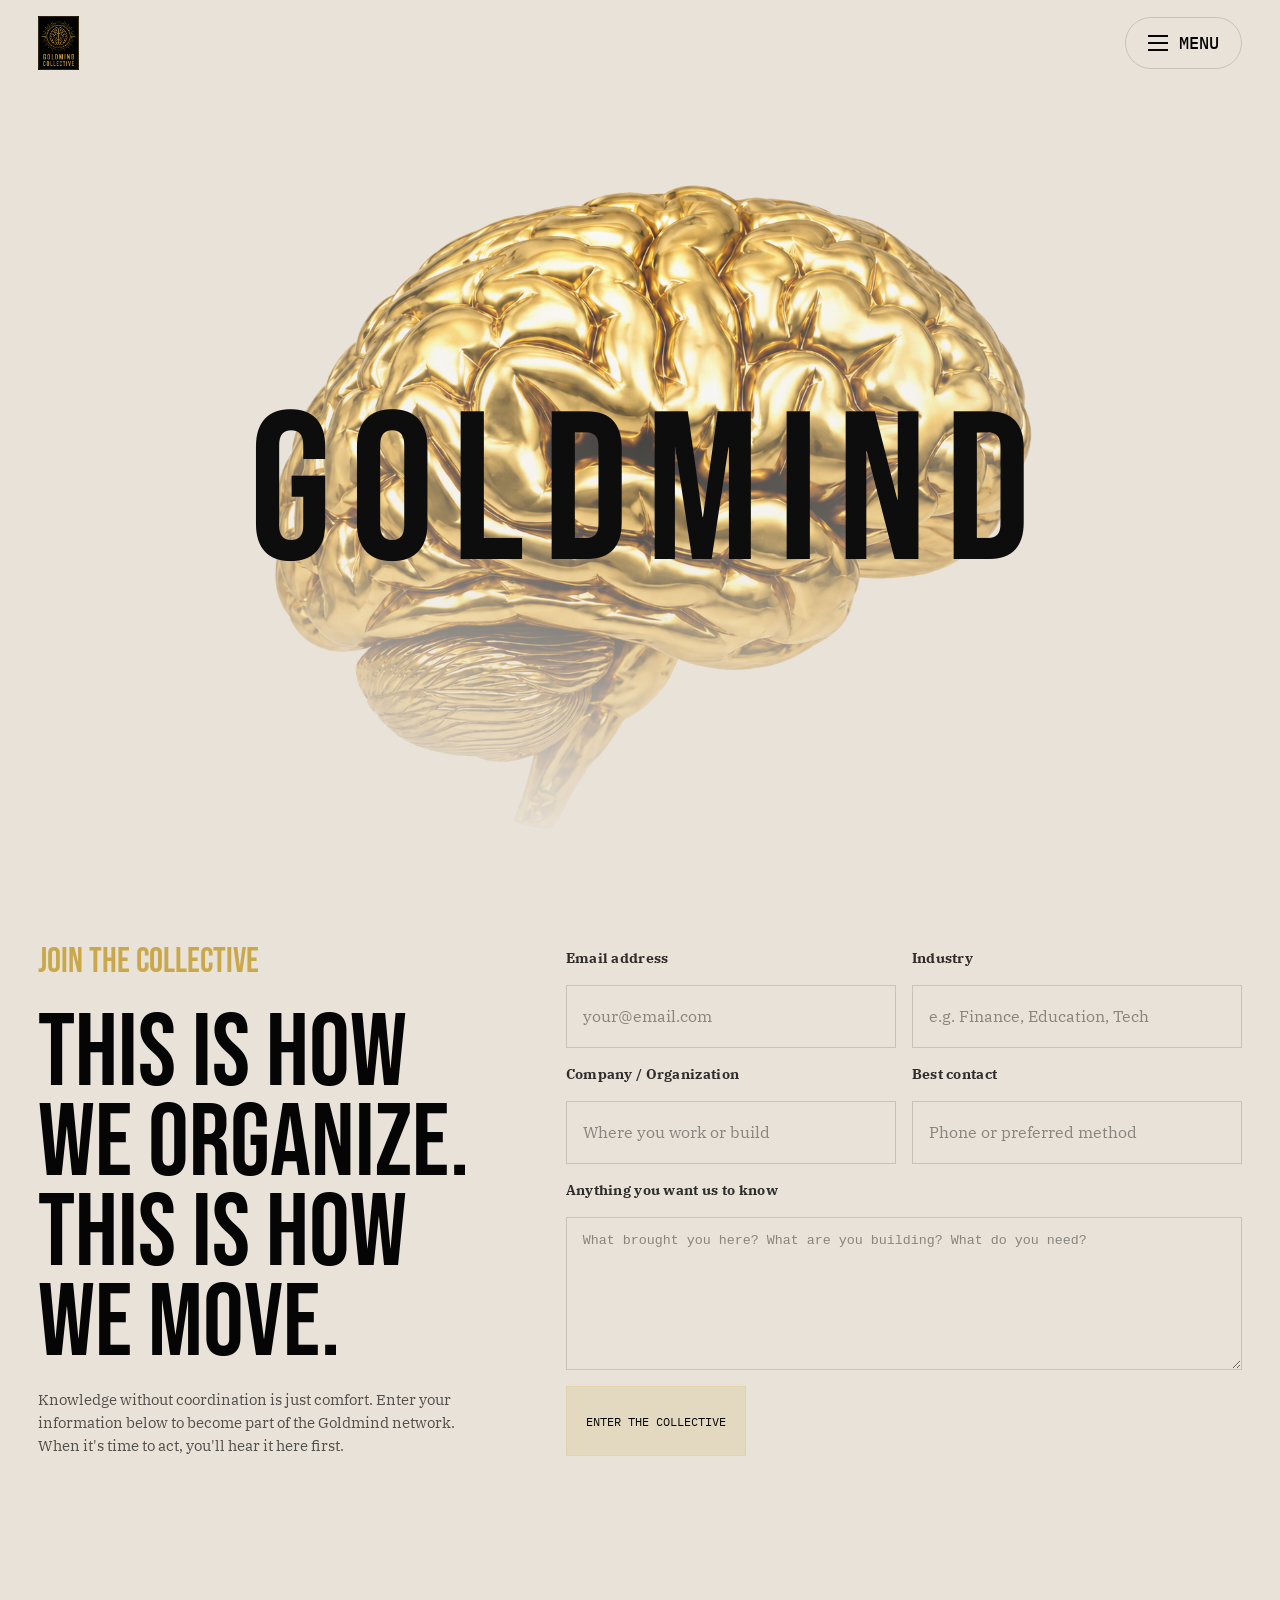
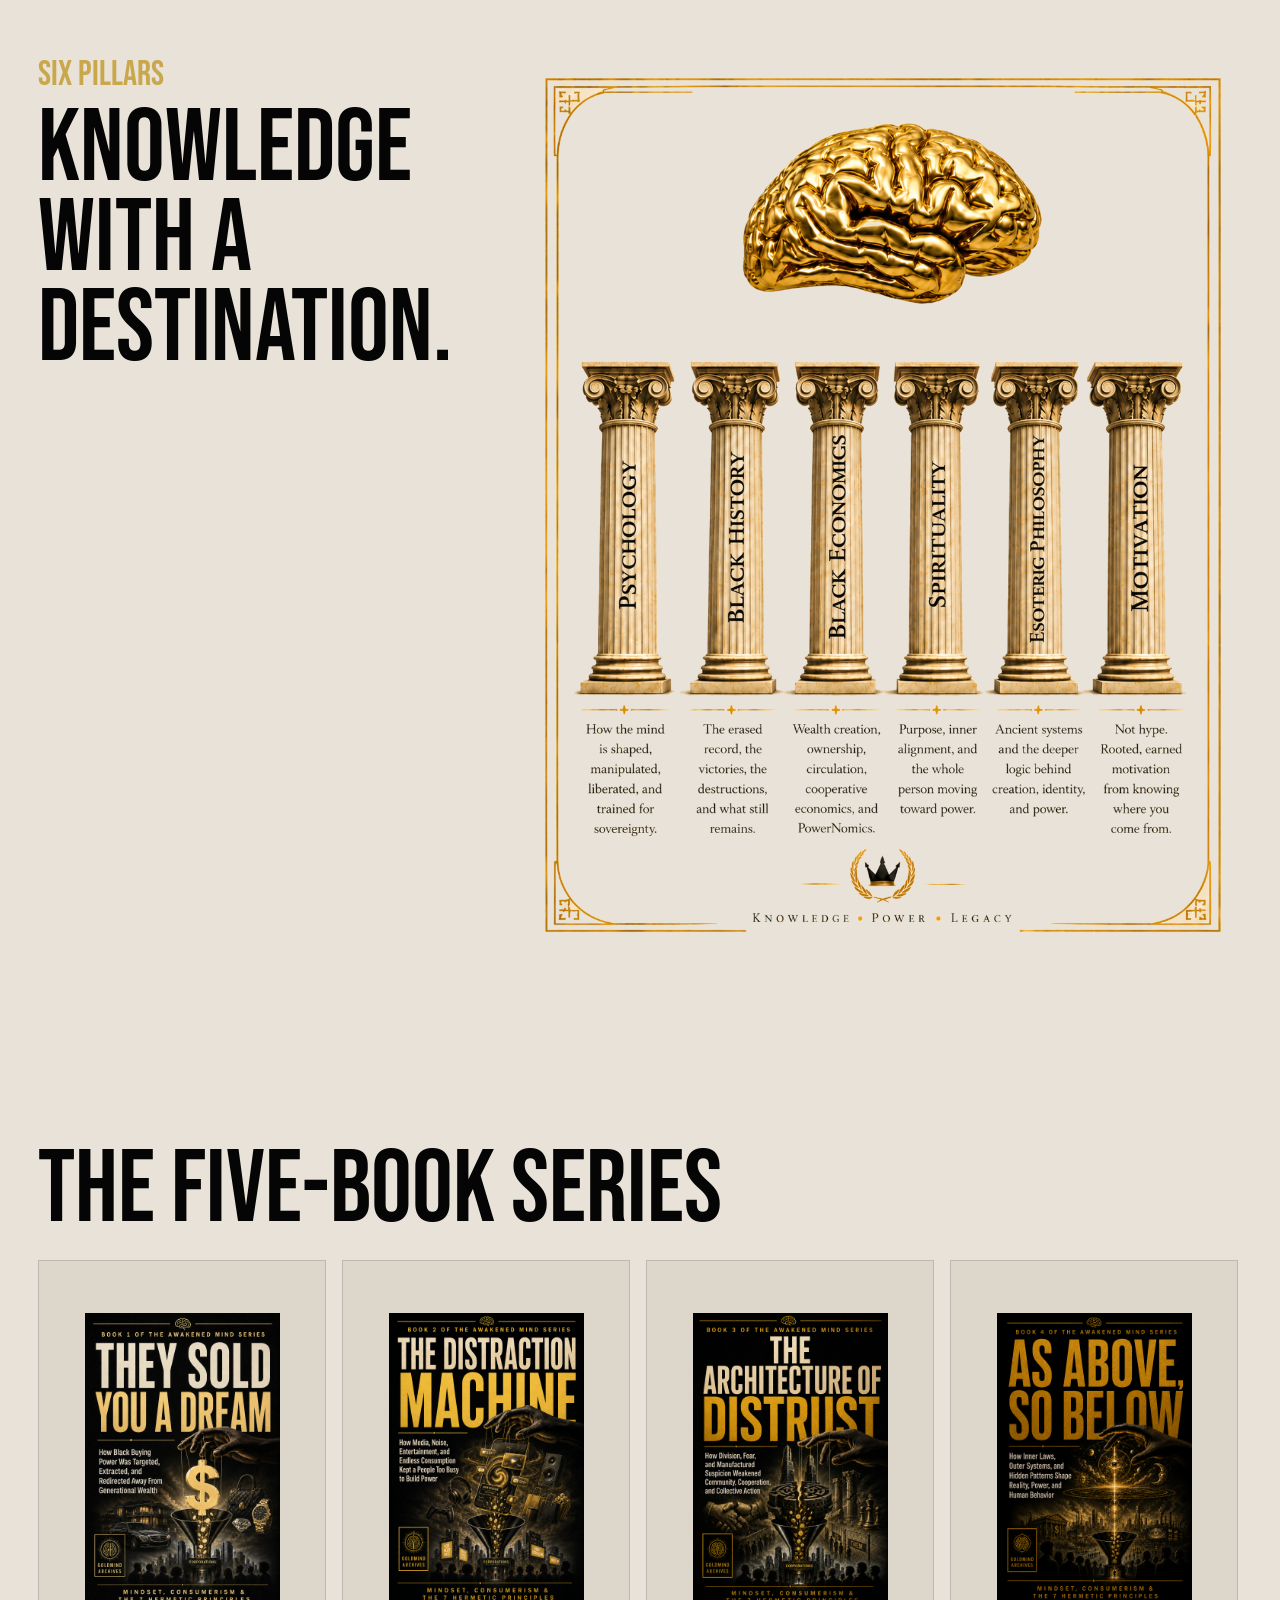
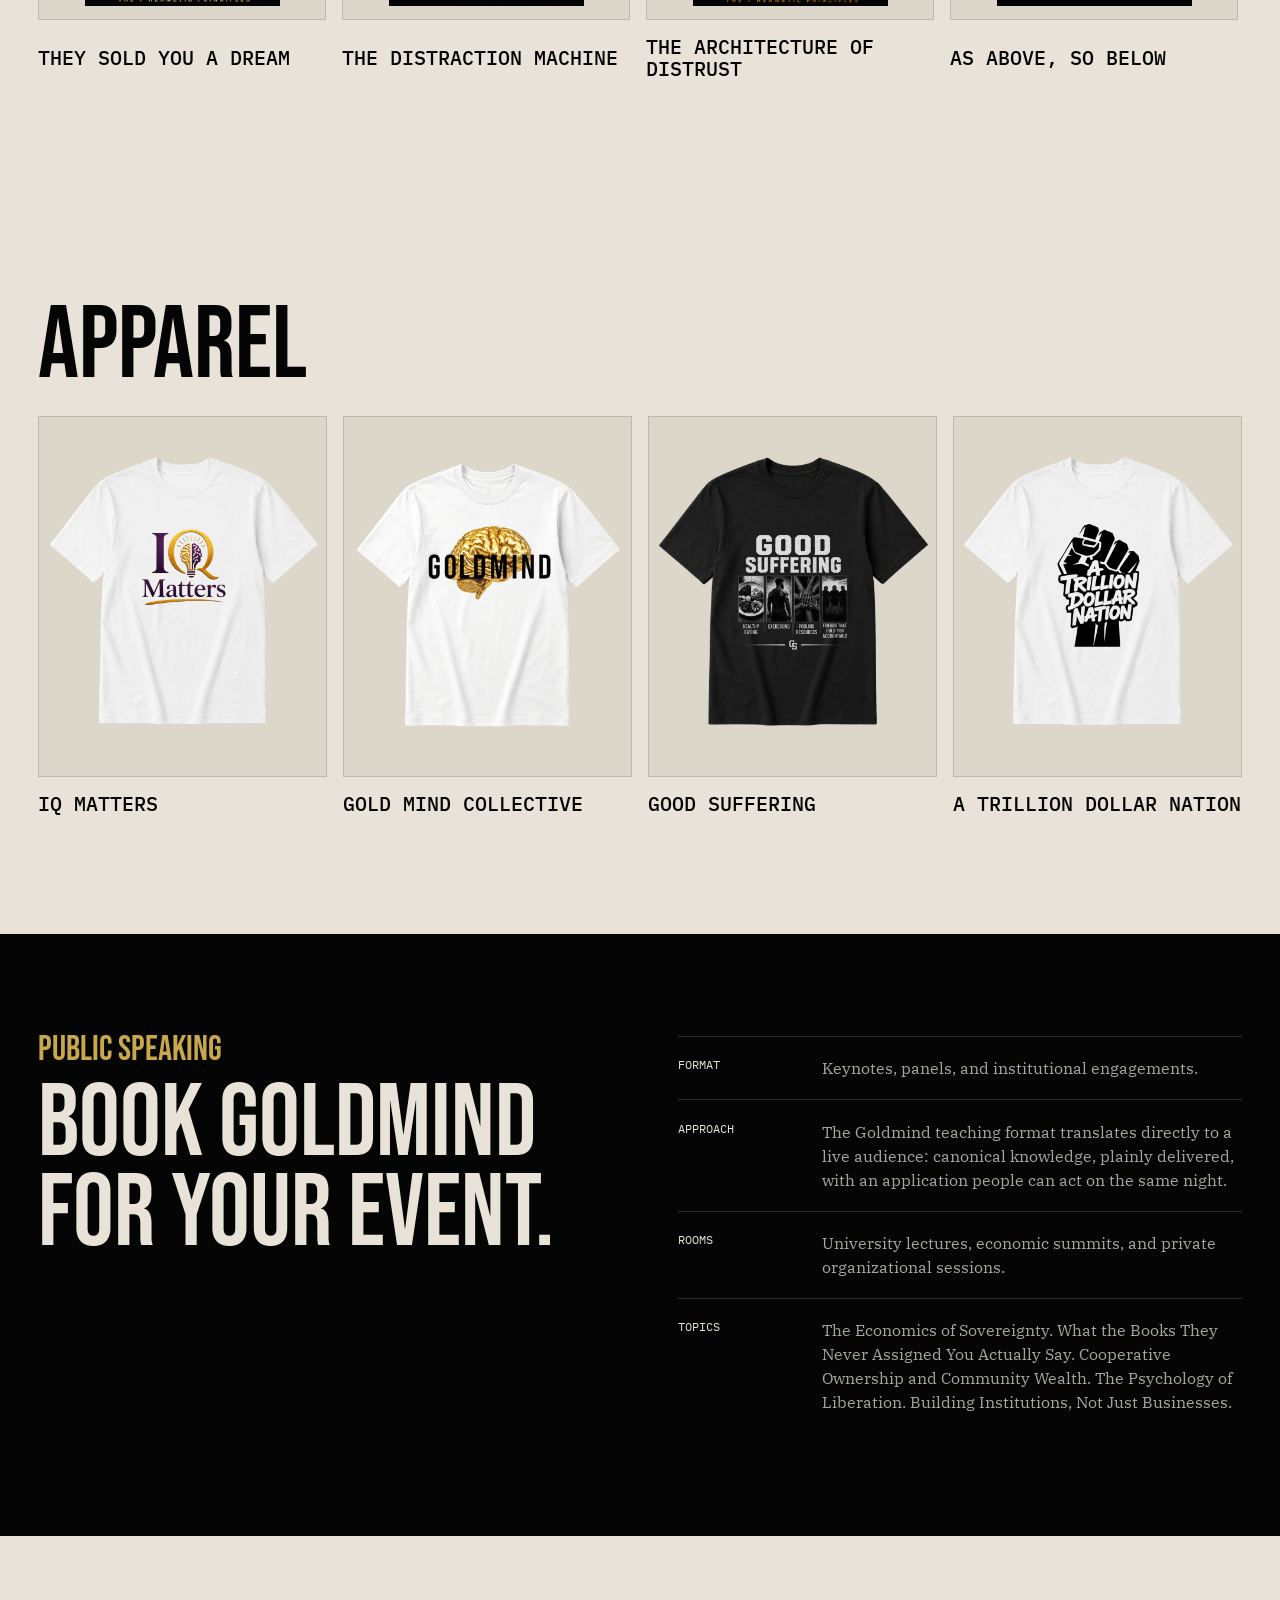
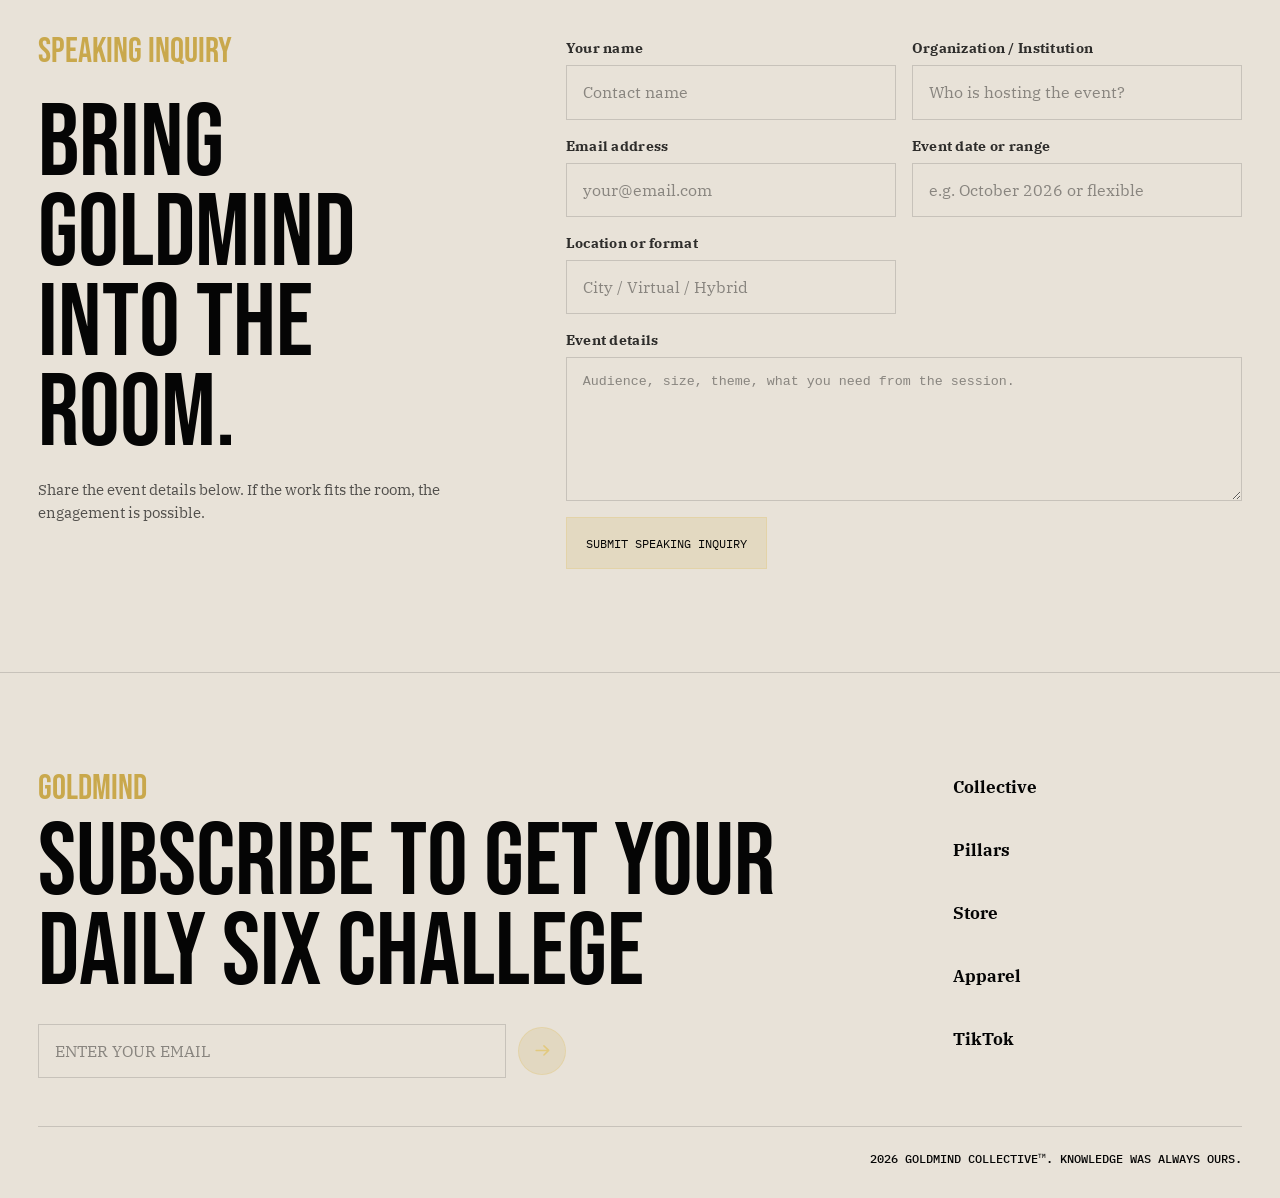
<file: index.html>
<!doctype html>
<html lang="en">
  <head>
    <meta charset="utf-8">
    <meta name="viewport" content="width=device-width, initial-scale=1">
    <title>Goldmind | Black Wealth, Wisdom, and Sovereignty</title>
    <meta
      name="description"
      content="Goldmind turns overlooked knowledge into generational power through Black history, economics, psychology, spirituality, and rooted motivation."
    >
    <link rel="preconnect" href="https://fonts.googleapis.com">
    <link rel="preconnect" href="https://fonts.gstatic.com" crossorigin>
    <link
      href="https://fonts.googleapis.com/css2?family=Bebas+Neue&family=IBM+Plex+Mono:wght@400;500&family=IBM+Plex+Serif:ital,wght@0,400;0,600;1,400&display=swap"
      rel="stylesheet"
    >
    <link rel="stylesheet" href="styles.css?v=logo-book-cover-fix">
  </head>
  <body>
    <header class="site-header" data-header>
      <a class="brand-mark" href="#top" aria-label="Goldmind home">
        <img src="assets/goldmind-collective-logo.png" alt="">
      </a>
      <div class="menu-wrap">
        <button class="menu-pill" type="button" aria-expanded="false" aria-controls="header-menu" data-menu-toggle>
          <span class="menu-icon" aria-hidden="true"></span>Menu
        </button>
        <nav class="site-nav" id="header-menu" aria-label="Primary navigation" data-menu-panel>
          <a href="#collective">Collective</a>
          <a href="#pillars">Pillars</a>
          <a href="#store">Store</a>
          <a href="#contact">Contact</a>
        </nav>
      </div>
    </header>

    <main id="top">
      <section class="hero" aria-labelledby="hero-title">
        <img class="hero-image" src="assets/goldmine-brain-cutout.png" alt="Gold metallic brain">
        <div class="hero-shade" aria-hidden="true"></div>
        <div class="hero-content">
          <h1 id="hero-title" aria-label="GoldMind">
            <span>G</span>
            <span>o</span>
            <span>l</span>
            <span>d</span>
            <span>M</span>
            <span>i</span>
            <span>n</span>
            <span>d</span>
          </h1>
        </div>
      </section>

      <section class="section form-section collective-section" id="collective" aria-labelledby="collective-title">
        <div class="form-copy">
          <p class="eyebrow">Join the Collective</p>
          <h2 id="collective-title">This is how we organize. This is how we move.</h2>
          <p>
            Knowledge without coordination is just comfort. Enter your information below to become part of the Goldmind network.
            When it's time to act, you'll hear it here first.
          </p>
        </div>
        <form class="site-form" action="mailto:connect@goldmindcollective.com?subject=Join%20the%20Collective" method="post" enctype="text/plain" aria-label="Join the Collective form">
          <div class="field-wrap">
            <label for="collective-email">Email address</label>
            <input id="collective-email" name="email" type="email" placeholder="your@email.com" required>
          </div>
          <div class="field-wrap">
            <label for="collective-industry">Industry</label>
            <input id="collective-industry" name="industry" type="text" placeholder="e.g. Finance, Education, Tech">
          </div>
          <div class="field-wrap">
            <label for="collective-company">Company / Organization</label>
            <input id="collective-company" name="company" type="text" placeholder="Where you work or build">
          </div>
          <div class="field-wrap">
            <label for="collective-contact">Best contact</label>
            <input id="collective-contact" name="contact" type="text" placeholder="Phone or preferred method">
          </div>
          <div class="field-wrap field-full">
            <label for="collective-message">Anything you want us to know</label>
            <textarea id="collective-message" name="message" placeholder="What brought you here? What are you building? What do you need?"></textarea>
          </div>
          <button class="form-submit" type="submit">Enter the Collective</button>
        </form>
      </section>

      <section class="section split-section" id="pillars" aria-labelledby="pillars-title">
        <div>
          <p class="eyebrow">Six pillars</p>
          <h2 id="pillars-title">Knowledge with a destination.</h2>
        </div>
        <div class="pillars-image-wrap">
          <img src="assets/goldmind-six-pillars-jun13-1208-transparent.png" alt="Goldmind six pillars: Psychology, Black History, Black Economics, Spirituality, Esoteric Philosophy, and Motivation">
        </div>
      </section>

      <section class="section store-section" id="store" aria-labelledby="store-title">
        <div class="section-head">
          <h2 id="store-title">The Five-Book Series</h2>
        </div>
        <div class="store-grid">
          <a class="book-card" href="they-sold-you-a-dream.html">
            <div class="book-cover-frame">
              <img class="book-cover" src="assets/book-1-they-sold-you-a-dream.png" alt="They Sold You a Dream book cover">
            </div>
            <p class="card-label">Book One / Dr. Claud Anderson</p>
            <h3>They Sold You a Dream</h3>
            <p>The economic architecture of our condition, and the only blueprint that takes the full history into account. Anderson does not theorize. He counts, measures, and prescribes. "Competitive group power is the currency of the modern world."</p>
          </a>
          <a class="book-card" href="the-distraction-machine.html">
            <div class="book-cover-frame">
              <img class="book-cover" src="assets/book-2-the-distraction-machine.png" alt="The Distraction Machine book cover">
            </div>
            <p class="card-label">Book Two / Dr. Claud Anderson</p>
            <h3>The Distraction Machine</h3>
            <p>History as economic instruction. This is a forensic account of how wealth was extracted, redirected, and legislated away. "The gap is not a mystery. It is the outcome of policy."</p>
          </a>
          <a class="book-card" href="the-architecture-of-distrust.html">
            <div class="book-cover-frame">
              <img class="book-cover" src="assets/book-3-architecture-of-distrust.png" alt="The Architecture of Distrust book cover">
            </div>
            <p class="card-label">Book Three / Dr. Frances Cress Welsing</p>
            <h3>The Architecture of Distrust</h3>
            <p>Psychology and power. Welsing maps the architecture of domination from the inside: symbols, conditioning, and self-defeating behaviors built by design. "Understand the system and you stop blaming yourself for its results."</p>
          </a>
          <a class="book-card" href="as-above-so-below.html">
            <div class="book-cover-frame">
              <img class="book-cover" src="assets/book-4-as-above-so-below.png" alt="As Above, So Below book cover">
            </div>
            <p class="card-label">Book Four / John Hope Franklin</p>
            <h3>As Above, So Below</h3>
            <p>The long record. Franklin traces the full arc so there are no shortcuts in your understanding and no surprises in your present. "You cannot locate yourself on a map you were never shown."</p>
          </a>
          <a class="book-card" href="mind-first-money-second.html">
            <div class="book-cover-frame">
              <img class="book-cover" src="assets/book-5-mind-first-money-second.png" alt="Mind First, Money Second book cover">
            </div>
            <p class="card-label">Book Five / Carter G. Woodson</p>
            <h3>Mind First, Money Second</h3>
            <p>Written in 1933. Still precise. Woodson diagnosed education designed by the oppressor to produce minds that serve the oppressor. "If you control a man's thinking, you do not have to worry about his actions."</p>
          </a>
        </div>
      </section>

      <section class="section apparel-section" id="apparel" aria-labelledby="apparel-title">
        <div class="section-head">
          <h2 id="apparel-title">Apparel</h2>
        </div>
        <div class="store-grid">
          <a class="book-card apparel-card" href="iq-matters-shirt.html">
            <div class="apparel-placeholder-frame apparel-image-frame">
              <img src="assets/apparel-iq-matters-shirt-final.png" alt="White IQ Matters Goldmind t-shirt">
            </div>
            <h3>IQ Matters</h3>
          </a>
          <a class="book-card apparel-card" href="goldmind-collective-shirt.html">
            <div class="apparel-placeholder-frame apparel-image-frame">
              <img src="assets/apparel-goldmind-shirt-final.png" alt="White Goldmind brain t-shirt">
            </div>
            <h3>Gold Mind Collective</h3>
          </a>
          <a class="book-card apparel-card" href="good-suffering-shirt.html">
            <div class="apparel-placeholder-frame apparel-image-frame">
              <img src="assets/apparel-good-suffering-shirt-final.png" alt="Black Good Suffering t-shirt">
            </div>
            <h3>Good Suffering</h3>
          </a>
          <a class="book-card apparel-card" href="trillion-dollar-nation-shirt.html">
            <div class="apparel-placeholder-frame apparel-image-frame">
              <img src="assets/apparel-trillion-dollar-nation-shirt.png" alt="White A Trillion Dollar Nation t-shirt">
            </div>
            <h3>A Trillion Dollar Nation</h3>
          </a>
        </div>
      </section>

      <section class="section proof-section" aria-labelledby="proof-title">
        <div class="proof-copy">
          <p class="eyebrow">Public Speaking</p>
          <h2 id="proof-title">Book Goldmind for Your Event.</h2>
        </div>
        <ol class="steps">
          <li><span>Format</span>Keynotes, panels, and institutional engagements.</li>
          <li><span>Approach</span>The Goldmind teaching format translates directly to a live audience: canonical knowledge, plainly delivered, with an application people can act on the same night.</li>
          <li><span>Rooms</span>University lectures, economic summits, and private organizational sessions.</li>
          <li><span>Topics</span>The Economics of Sovereignty. What the Books They Never Assigned You Actually Say. Cooperative Ownership and Community Wealth. The Psychology of Liberation. Building Institutions, Not Just Businesses.</li>
        </ol>
      </section>

      <section class="section form-section speaking-inquiry-section" id="speaking-inquiry" aria-labelledby="speaking-inquiry-title">
        <div class="form-copy">
          <p class="eyebrow">Speaking Inquiry</p>
          <h2 id="speaking-inquiry-title">Bring Goldmind into the room.</h2>
          <p>
            Share the event details below. If the work fits the room, the engagement is possible.
          </p>
        </div>
        <form class="site-form" aria-label="Public Speaking inquiry form">
          <div class="field-wrap">
            <label for="speaking-name">Your name</label>
            <input id="speaking-name" name="name" type="text" placeholder="Contact name" required>
          </div>
          <div class="field-wrap">
            <label for="speaking-organization">Organization / Institution</label>
            <input id="speaking-organization" name="organization" type="text" placeholder="Who is hosting the event?">
          </div>
          <div class="field-wrap">
            <label for="speaking-email">Email address</label>
            <input id="speaking-email" name="email" type="email" placeholder="your@email.com" required>
          </div>
          <div class="field-wrap">
            <label for="speaking-date">Event date or range</label>
            <input id="speaking-date" name="event-date" type="text" placeholder="e.g. October 2026 or flexible">
          </div>
          <div class="field-wrap">
            <label for="speaking-location">Location or format</label>
            <input id="speaking-location" name="location" type="text" placeholder="City / Virtual / Hybrid">
          </div>
          <div class="field-wrap field-full">
            <label for="speaking-details">Event details</label>
            <textarea id="speaking-details" name="details" placeholder="Audience, size, theme, what you need from the session."></textarea>
          </div>
          <button class="form-submit" type="submit">Submit Speaking Inquiry</button>
        </form>
      </section>
    </main>

    <footer class="footer" id="contact">
      <div class="newsletter">
        <p class="brand-lockup">Goldmind</p>
        <h2>Subscribe To Get Your Daily Six Challege</h2>
        <form action="mailto:challenge@goldmindcollective.com?subject=Daily%20Six%20Challenge" method="post" enctype="text/plain">
          <label class="sr-only" for="email">Email address</label>
          <input id="email" name="email" type="email" placeholder="Enter your email">
          <button type="submit" aria-label="Subscribe">
            <svg viewBox="0 0 24 24" aria-hidden="true"><path d="m13.75 6.75 5.5 5.25-5.5 5.25M18.25 12H4.75"/></svg>
          </button>
        </form>
      </div>
      <div class="footer-links">
        <a href="#collective">Collective</a>
        <a href="#pillars">Pillars</a>
        <a href="#store">Store</a>
        <a href="#apparel">Apparel</a>
        <a href="https://www.tiktok.com/@gold_mind81" target="_blank" rel="noreferrer">TikTok</a>
      </div>
      <p class="copyright">2026 Goldmind Collective<sup>TM</sup>. Knowledge was always ours.</p>
    </footer>

    <script src="script.js?v=logo-book-cover-fix"></script>
  </body>
</html>
</file>
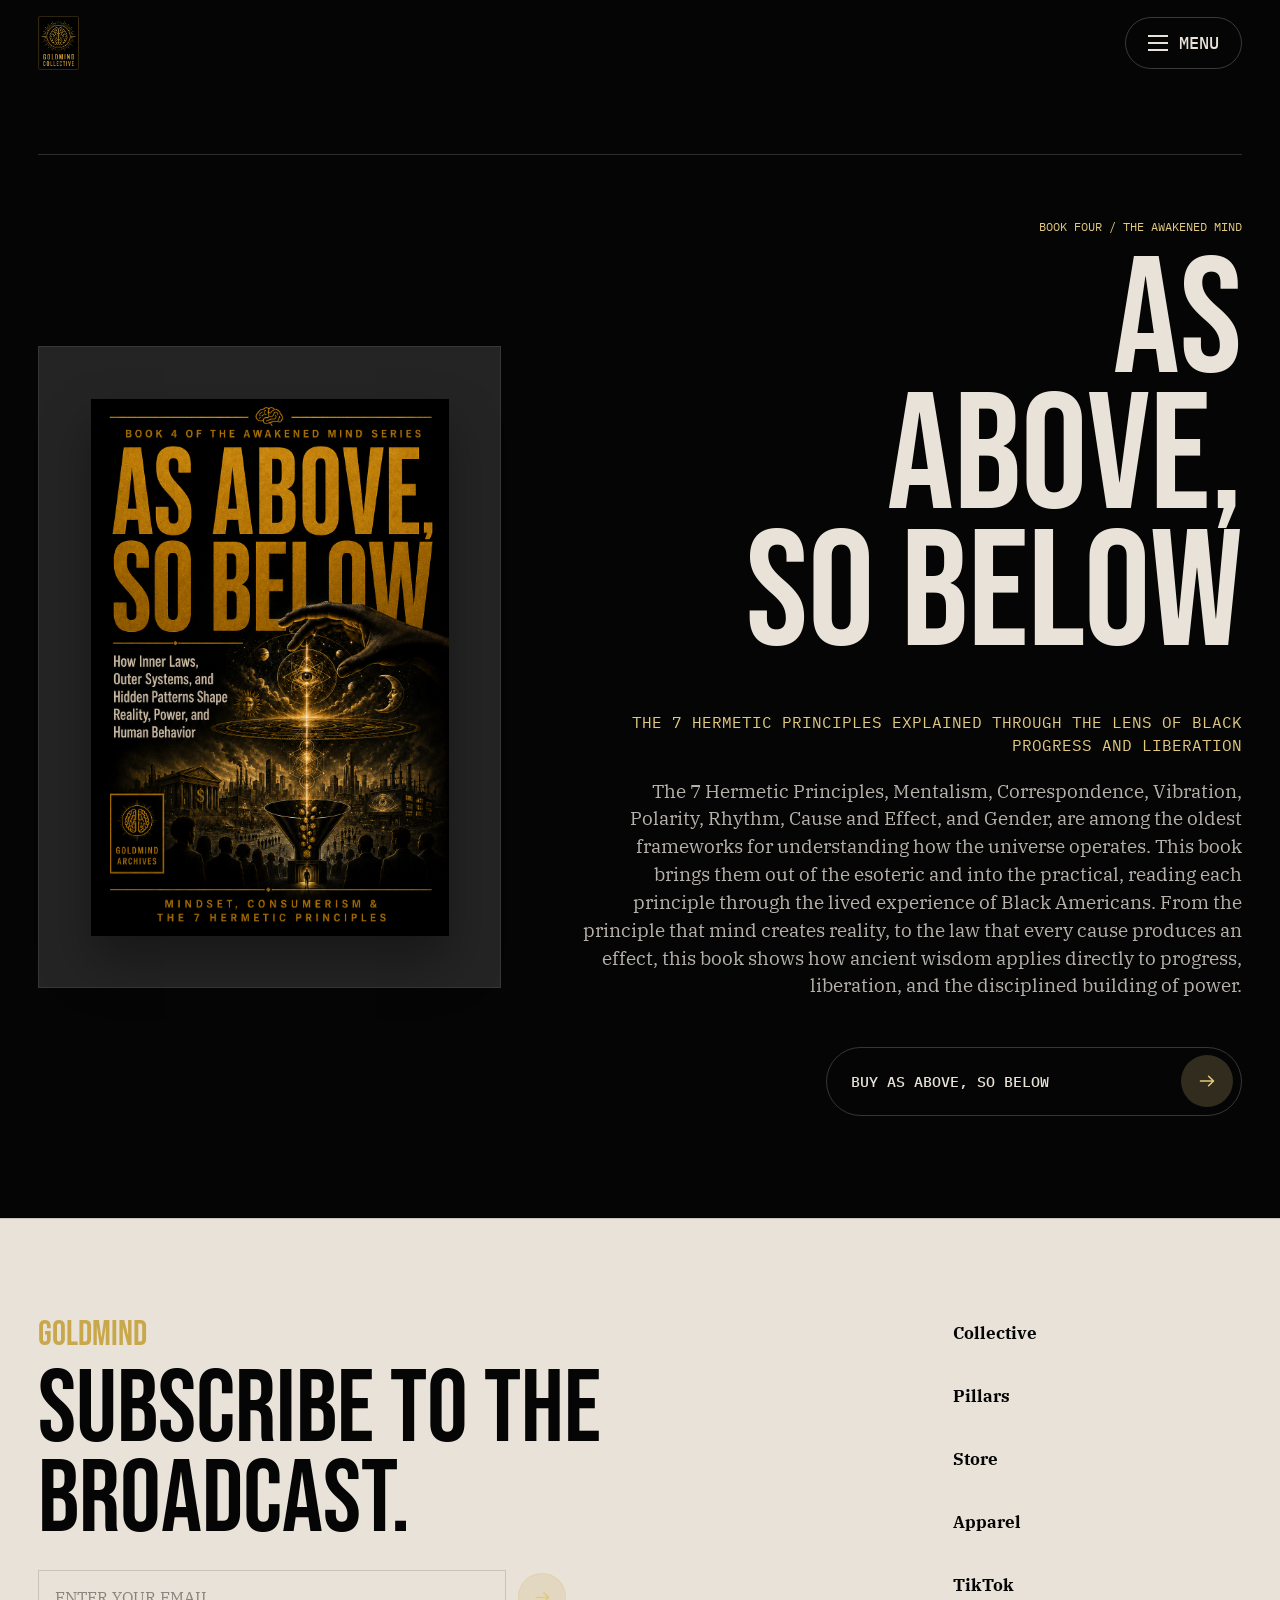
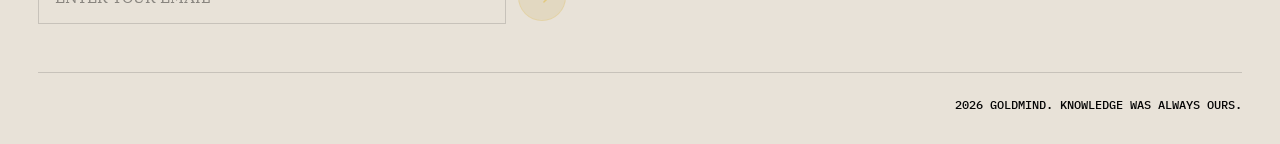
<file: as-above-so-below.html>
<!doctype html>
<html lang="en">
  <head>
    <meta charset="utf-8">
    <meta name="viewport" content="width=device-width, initial-scale=1">
    <title>As Above, So Below | Goldmind Archives</title>
    <meta
      name="description"
      content="The 7 Hermetic Principles explained through the lens of Black progress and liberation."
    >
    <link rel="preconnect" href="https://fonts.googleapis.com">
    <link rel="preconnect" href="https://fonts.gstatic.com" crossorigin>
    <link
      href="https://fonts.googleapis.com/css2?family=Bebas+Neue&family=IBM+Plex+Mono:wght@400;500&family=IBM+Plex+Serif:ital,wght@0,400;0,600;1,400&display=swap"
      rel="stylesheet"
    >
    <link rel="stylesheet" href="styles.css?v=logo-book-cover-fix">
  </head>
  <body class="book-detail-page">
    <header class="site-header" data-header>
      <a class="brand-mark" href="index.html#top" aria-label="Goldmind home">
        <img src="assets/goldmind-collective-logo.png" alt="">
      </a>
      <div class="menu-wrap">
        <button class="menu-pill" type="button" aria-expanded="false" aria-controls="header-menu" data-menu-toggle>
          <span class="menu-icon" aria-hidden="true"></span>Menu
        </button>
        <nav class="site-nav" id="header-menu" aria-label="Primary navigation" data-menu-panel>
          <a href="index.html#collective">Collective</a>
          <a href="index.html#pillars">Pillars</a>
          <a href="index.html#store">Store</a>
          <a href="index.html#contact">Contact</a>
        </nav>
      </div>
    </header>

    <main class="book-detail-main" id="top">
      <section class="book-detail-hero" aria-labelledby="book-title">
        <div class="book-detail-cover-frame">
          <img src="assets/book-4-as-above-so-below.png" alt="As Above, So Below book cover">
        </div>
        <div class="book-detail-copy">
          <p class="eyebrow">Book Four / The Awakened Mind</p>
          <h1 id="book-title">As Above, So Below</h1>
          <p class="book-detail-subtitle">
            The 7 Hermetic Principles Explained Through the Lens of Black Progress and Liberation
          </p>
          <p class="book-detail-description">
            The 7 Hermetic Principles, Mentalism, Correspondence, Vibration, Polarity, Rhythm, Cause and Effect, and Gender, are among the oldest frameworks for understanding how the universe operates. This book brings them out of the esoteric and into the practical, reading each principle through the lived experience of Black Americans. From the principle that mind creates reality, to the law that every cause produces an effect, this book shows how ancient wisdom applies directly to progress, liberation, and the disciplined building of power.
          </p>
          <a class="buy-button" href="index.html#contact">
            Buy As Above, So Below
            <svg viewBox="0 0 24 24" aria-hidden="true"><path d="m13.75 6.75 5.5 5.25-5.5 5.25M18.25 12H4.75"/></svg>
          </a>
        </div>
      </section>
    </main>

    <footer class="footer" id="contact">
      <div class="newsletter">
        <p class="brand-lockup">Goldmind</p>
        <h2>Subscribe to the broadcast.</h2>
        <form>
          <label class="sr-only" for="email">Email address</label>
          <input id="email" name="email" type="email" placeholder="Enter your email">
          <button type="submit" aria-label="Subscribe">
            <svg viewBox="0 0 24 24" aria-hidden="true"><path d="m13.75 6.75 5.5 5.25-5.5 5.25M18.25 12H4.75"/></svg>
          </button>
        </form>
      </div>
      <div class="footer-links">
        <a href="index.html#collective">Collective</a>
        <a href="index.html#pillars">Pillars</a>
        <a href="index.html#store">Store</a>
        <a href="index.html#apparel">Apparel</a>
        <a href="https://www.tiktok.com/@gold_mind81" target="_blank" rel="noreferrer">TikTok</a>
      </div>
      <p class="copyright">2026 Goldmind. Knowledge was always ours.</p>
    </footer>

    <script src="script.js?v=logo-book-cover-fix"></script>
  </body>
</html>
</file>
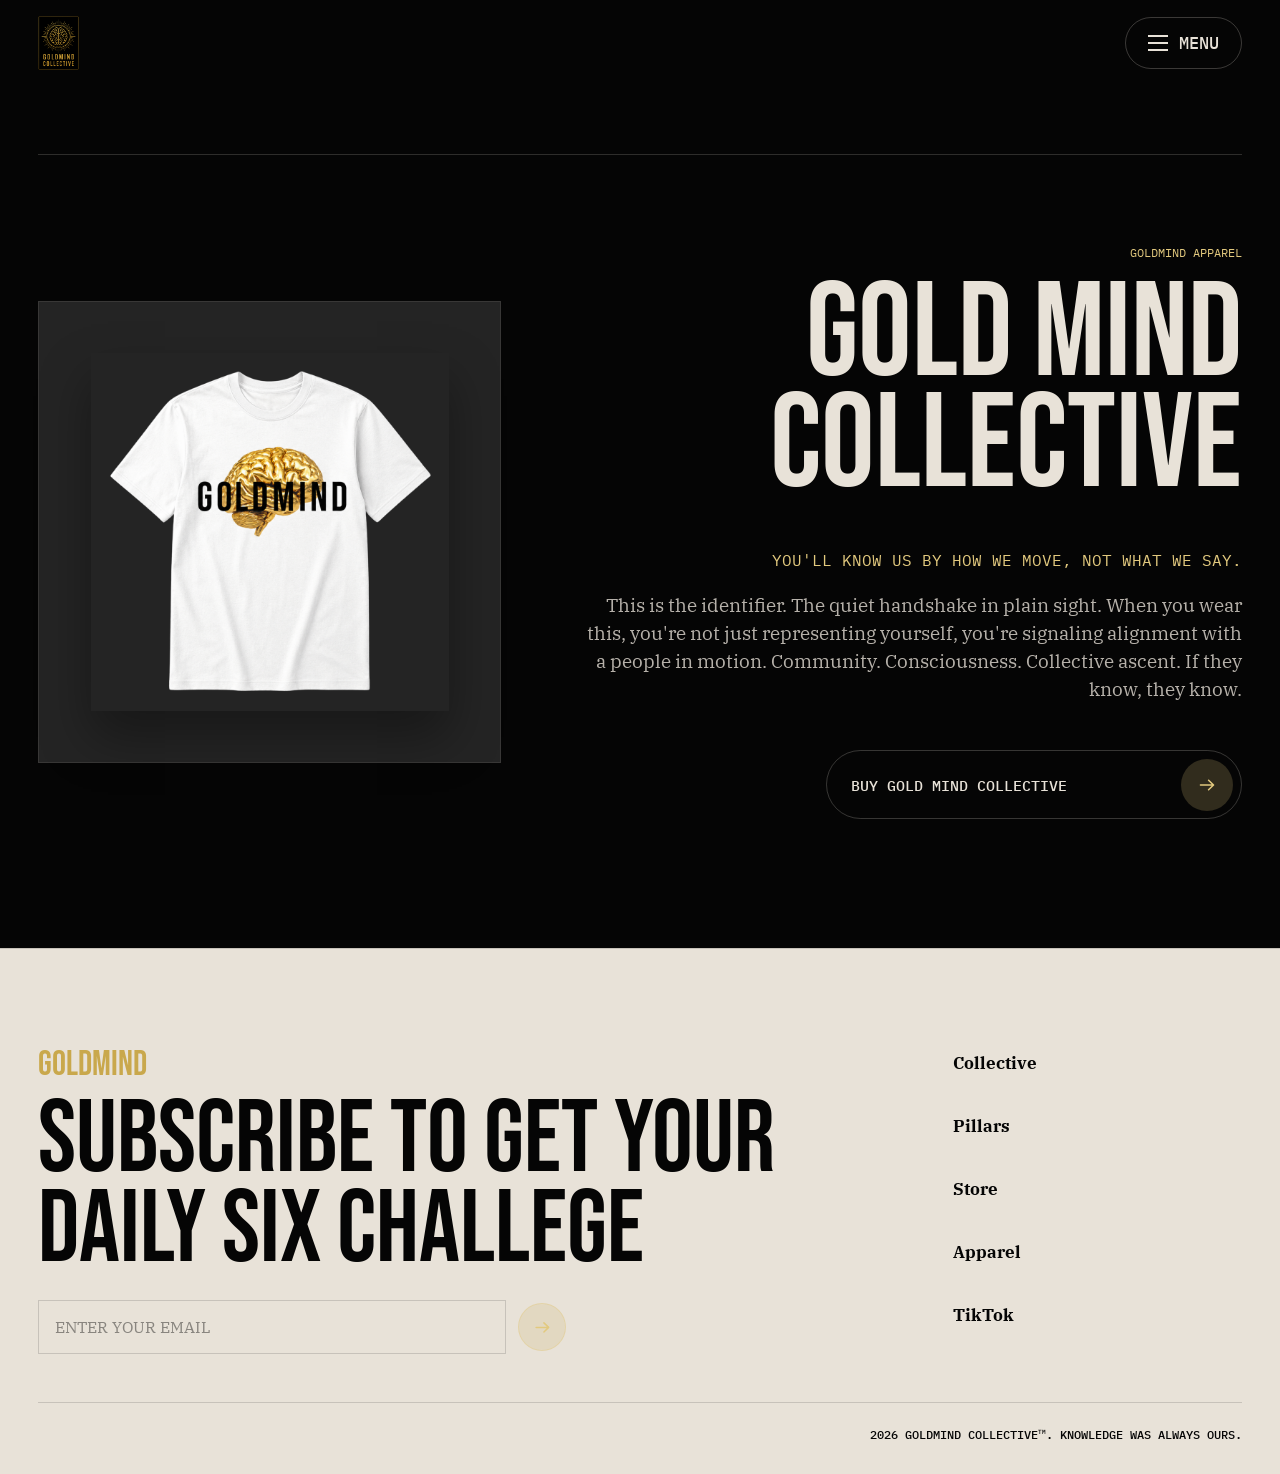
<file: goldmind-collective-shirt.html>
<!doctype html>
<html lang="en">
  <head>
    <meta charset="utf-8">
    <meta name="viewport" content="width=device-width, initial-scale=1">
    <title>Gold Mind Collective | Goldmind Collective</title>
    <meta name="description" content="You'll know us by how we move, not what we say.">
    <link rel="preconnect" href="https://fonts.googleapis.com">
    <link rel="preconnect" href="https://fonts.gstatic.com" crossorigin>
    <link href="https://fonts.googleapis.com/css2?family=Bebas+Neue&family=IBM+Plex+Mono:wght@400;500&family=IBM+Plex+Serif:ital,wght@0,400;0,600;1,400&display=swap" rel="stylesheet">
    <link rel="stylesheet" href="styles.css?v=apparel-pages">
  </head>
  <body class="book-detail-page apparel-detail-page">
    <header class="site-header" data-header>
      <a class="brand-mark" href="index.html#top" aria-label="Goldmind home"><img src="assets/goldmind-collective-logo.png" alt=""></a>
      <div class="menu-wrap">
        <button class="menu-pill" type="button" aria-expanded="false" aria-controls="header-menu" data-menu-toggle><span class="menu-icon" aria-hidden="true"></span>Menu</button>
        <nav class="site-nav" id="header-menu" aria-label="Primary navigation" data-menu-panel>
          <a href="index.html#collective">Collective</a>
          <a href="index.html#pillars">Pillars</a>
          <a href="index.html#store">Store</a>
          <a href="index.html#contact">Contact</a>
        </nav>
      </div>
    </header>
    <main class="book-detail-main" id="top">
      <section class="book-detail-hero" aria-labelledby="product-title">
        <div class="book-detail-cover-frame">
          <img src="assets/apparel-goldmind-shirt-final.png" alt="Gold Mind Collective t-shirt">
        </div>
        <div class="book-detail-copy">
          <p class="eyebrow">Goldmind Apparel</p>
          <h1 id="product-title">Gold Mind Collective</h1>
          <p class="book-detail-subtitle">You'll know us by how we move, not what we say.</p>
          <p class="book-detail-description">This is the identifier. The quiet handshake in plain sight. When you wear this, you're not just representing yourself, you're signaling alignment with a people in motion. Community. Consciousness. Collective ascent. If they know, they know.</p>
          <a class="buy-button" href="index.html#contact">Buy Gold Mind Collective <svg viewBox="0 0 24 24" aria-hidden="true"><path d="m13.75 6.75 5.5 5.25-5.5 5.25M18.25 12H4.75"/></svg></a>
        </div>
      </section>
    </main>
    <footer class="footer" id="contact">
      <div class="newsletter">
        <p class="brand-lockup">Goldmind</p>
        <h2>Subscribe To Get Your Daily Six Challege</h2>
        <form action="mailto:challenge@goldmindcollective.com?subject=Daily%20Six%20Challenge" method="post" enctype="text/plain">
          <label class="sr-only" for="email">Email address</label>
          <input id="email" name="email" type="email" placeholder="Enter your email">
          <button type="submit" aria-label="Subscribe"><svg viewBox="0 0 24 24" aria-hidden="true"><path d="m13.75 6.75 5.5 5.25-5.5 5.25M18.25 12H4.75"/></svg></button>
        </form>
      </div>
      <div class="footer-links">
        <a href="index.html#collective">Collective</a>
        <a href="index.html#pillars">Pillars</a>
        <a href="index.html#store">Store</a>
        <a href="index.html#apparel">Apparel</a>
        <a href="https://www.tiktok.com/@gold_mind81" target="_blank" rel="noreferrer">TikTok</a>
      </div>
      <p class="copyright">2026 Goldmind Collective<sup>TM</sup>. Knowledge was always ours.</p>
    </footer>
    <script src="script.js?v=logo-book-cover-fix"></script>
  </body>
</html>
</file>
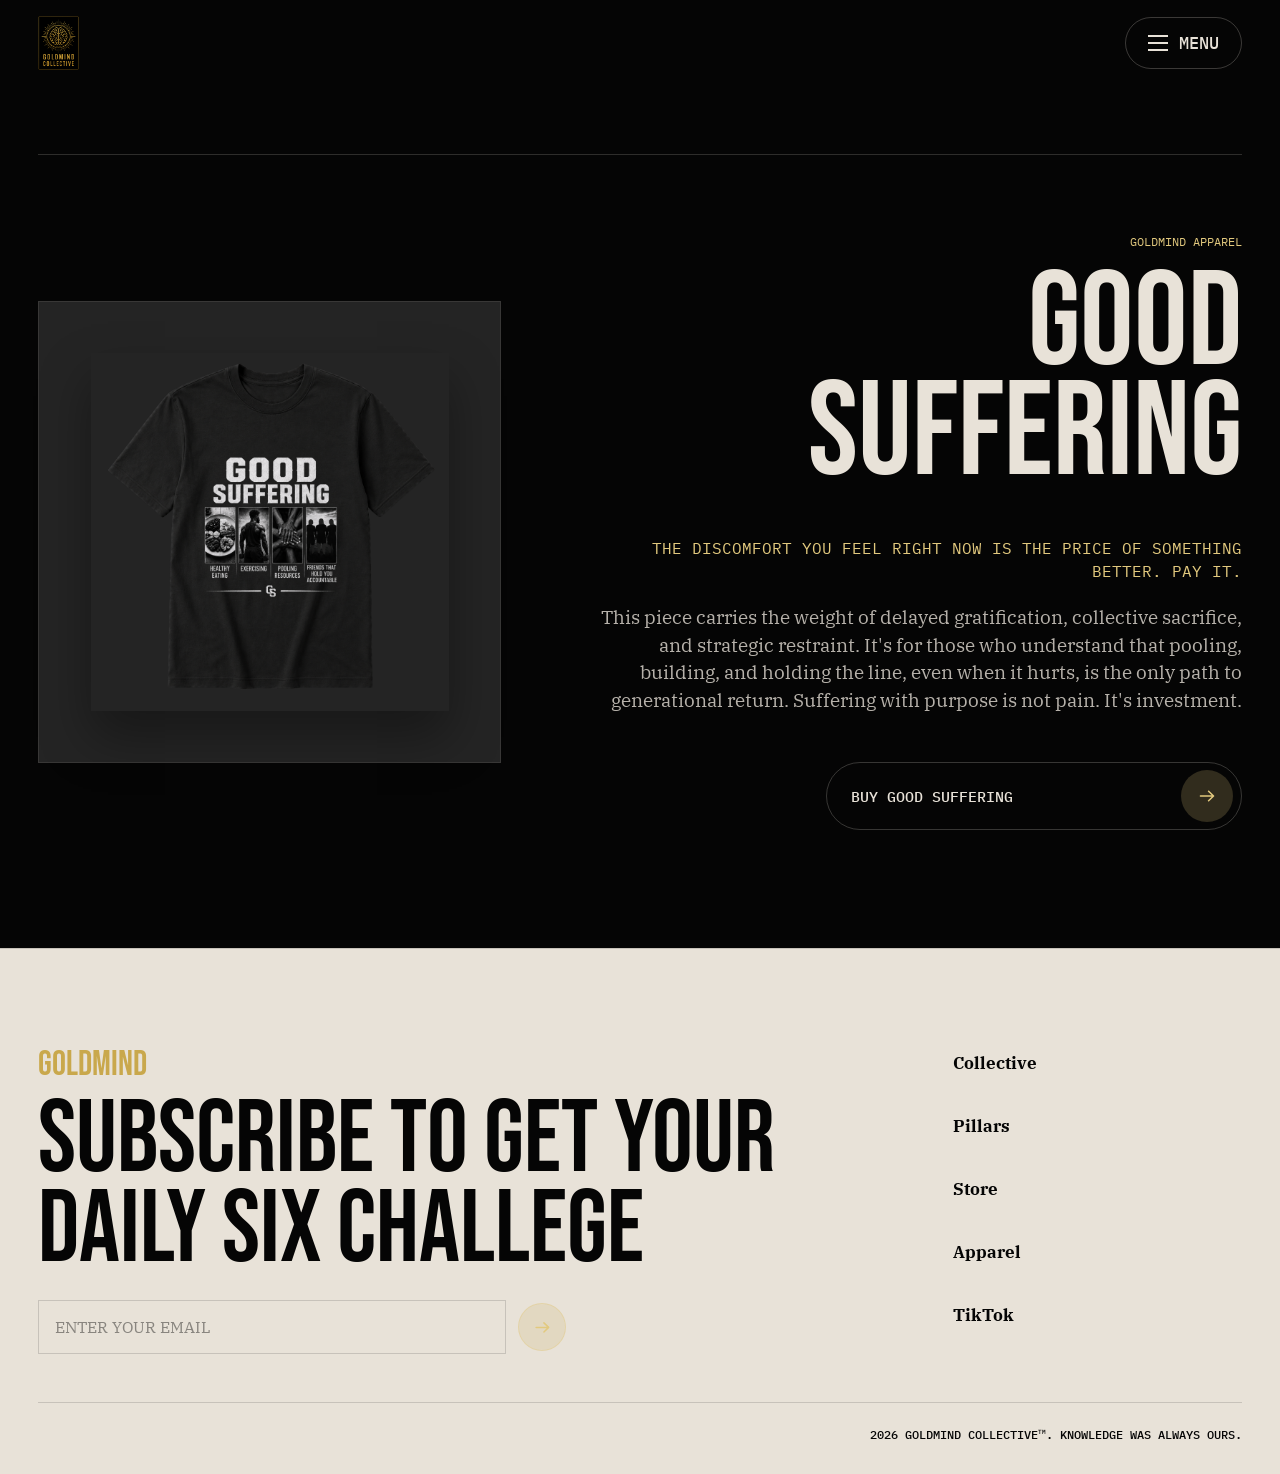
<file: good-suffering-shirt.html>
<!doctype html>
<html lang="en">
  <head>
    <meta charset="utf-8">
    <meta name="viewport" content="width=device-width, initial-scale=1">
    <title>Good Suffering | Goldmind Collective</title>
    <meta name="description" content="The discomfort you feel right now is the price of something better. Pay it.">
    <link rel="preconnect" href="https://fonts.googleapis.com">
    <link rel="preconnect" href="https://fonts.gstatic.com" crossorigin>
    <link href="https://fonts.googleapis.com/css2?family=Bebas+Neue&family=IBM+Plex+Mono:wght@400;500&family=IBM+Plex+Serif:ital,wght@0,400;0,600;1,400&display=swap" rel="stylesheet">
    <link rel="stylesheet" href="styles.css?v=apparel-pages">
  </head>
  <body class="book-detail-page apparel-detail-page">
    <header class="site-header" data-header>
      <a class="brand-mark" href="index.html#top" aria-label="Goldmind home"><img src="assets/goldmind-collective-logo.png" alt=""></a>
      <div class="menu-wrap">
        <button class="menu-pill" type="button" aria-expanded="false" aria-controls="header-menu" data-menu-toggle><span class="menu-icon" aria-hidden="true"></span>Menu</button>
        <nav class="site-nav" id="header-menu" aria-label="Primary navigation" data-menu-panel>
          <a href="index.html#collective">Collective</a>
          <a href="index.html#pillars">Pillars</a>
          <a href="index.html#store">Store</a>
          <a href="index.html#contact">Contact</a>
        </nav>
      </div>
    </header>
    <main class="book-detail-main" id="top">
      <section class="book-detail-hero" aria-labelledby="product-title">
        <div class="book-detail-cover-frame">
          <img src="assets/apparel-good-suffering-shirt-final.png" alt="Good Suffering t-shirt">
        </div>
        <div class="book-detail-copy">
          <p class="eyebrow">Goldmind Apparel</p>
          <h1 id="product-title">Good Suffering</h1>
          <p class="book-detail-subtitle">The discomfort you feel right now is the price of something better. Pay it.</p>
          <p class="book-detail-description">This piece carries the weight of delayed gratification, collective sacrifice, and strategic restraint. It's for those who understand that pooling, building, and holding the line, even when it hurts, is the only path to generational return. Suffering with purpose is not pain. It's investment.</p>
          <a class="buy-button" href="index.html#contact">Buy Good Suffering <svg viewBox="0 0 24 24" aria-hidden="true"><path d="m13.75 6.75 5.5 5.25-5.5 5.25M18.25 12H4.75"/></svg></a>
        </div>
      </section>
    </main>
    <footer class="footer" id="contact">
      <div class="newsletter">
        <p class="brand-lockup">Goldmind</p>
        <h2>Subscribe To Get Your Daily Six Challege</h2>
        <form action="mailto:challenge@goldmindcollective.com?subject=Daily%20Six%20Challenge" method="post" enctype="text/plain">
          <label class="sr-only" for="email">Email address</label>
          <input id="email" name="email" type="email" placeholder="Enter your email">
          <button type="submit" aria-label="Subscribe"><svg viewBox="0 0 24 24" aria-hidden="true"><path d="m13.75 6.75 5.5 5.25-5.5 5.25M18.25 12H4.75"/></svg></button>
        </form>
      </div>
      <div class="footer-links">
        <a href="index.html#collective">Collective</a>
        <a href="index.html#pillars">Pillars</a>
        <a href="index.html#store">Store</a>
        <a href="index.html#apparel">Apparel</a>
        <a href="https://www.tiktok.com/@gold_mind81" target="_blank" rel="noreferrer">TikTok</a>
      </div>
      <p class="copyright">2026 Goldmind Collective<sup>TM</sup>. Knowledge was always ours.</p>
    </footer>
    <script src="script.js?v=logo-book-cover-fix"></script>
  </body>
</html>
</file>
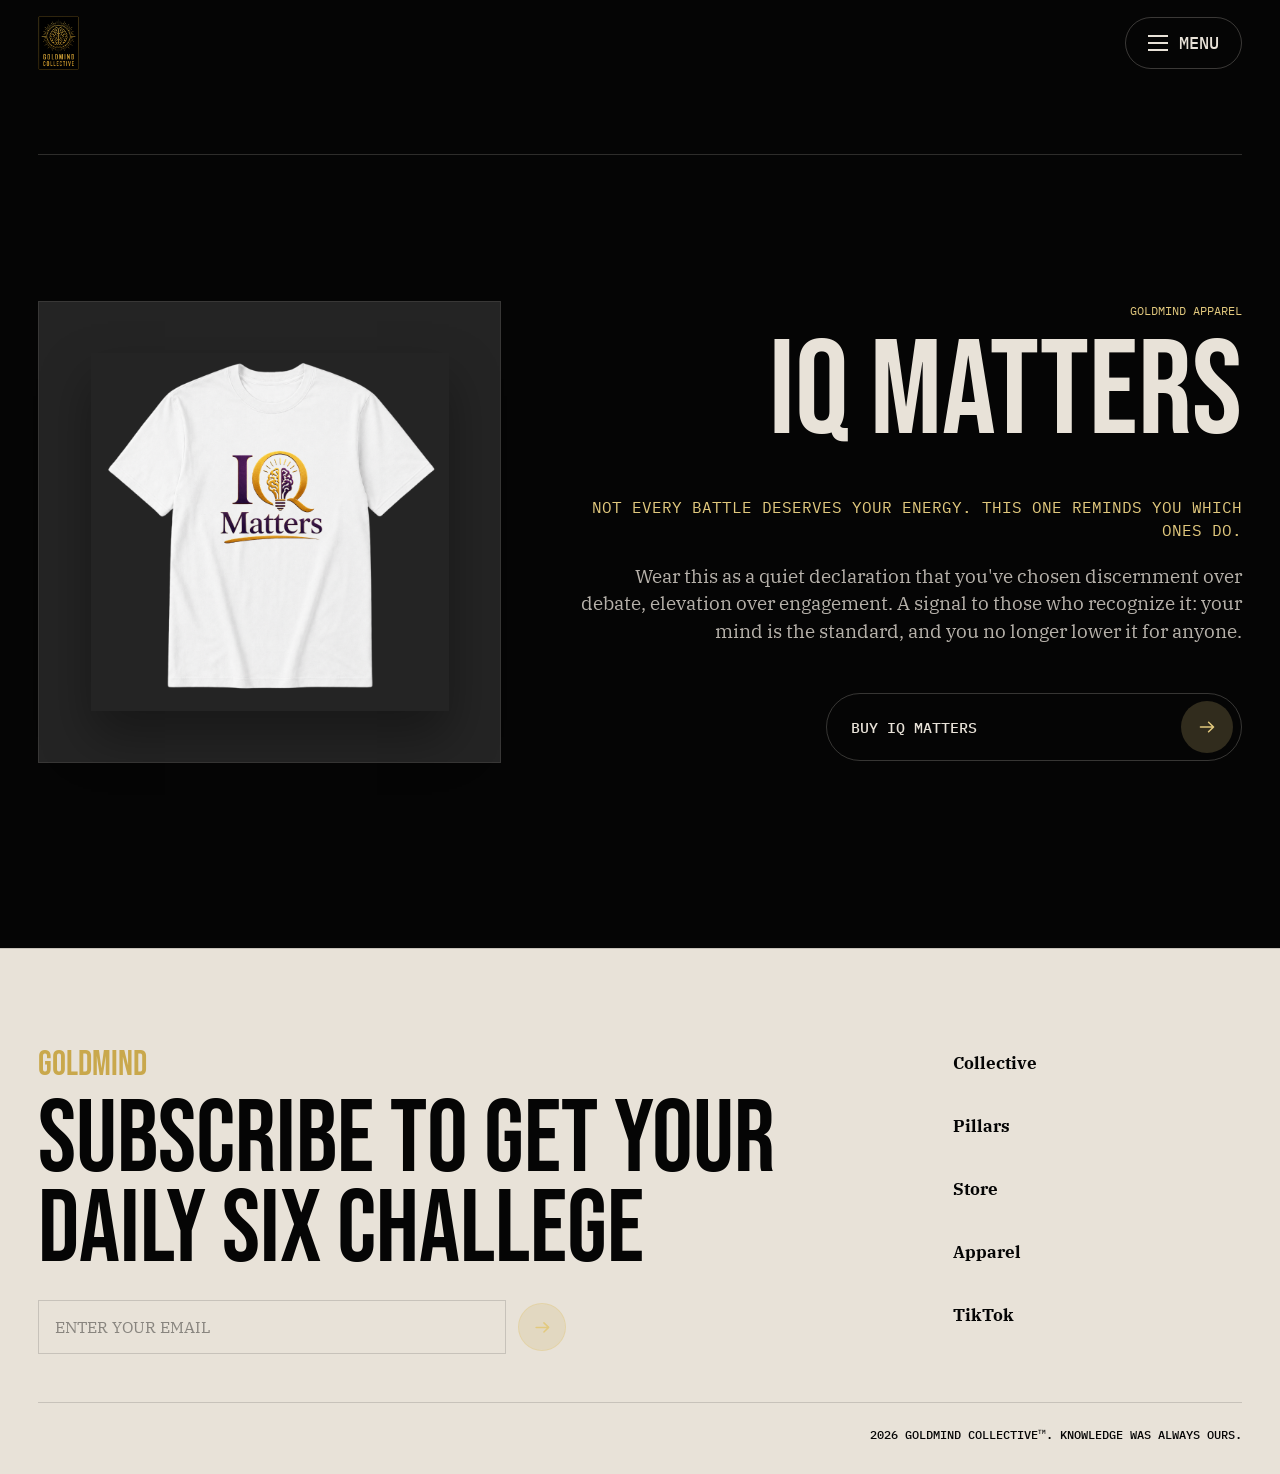
<file: iq-matters-shirt.html>
<!doctype html>
<html lang="en">
  <head>
    <meta charset="utf-8">
    <meta name="viewport" content="width=device-width, initial-scale=1">
    <title>IQ Matters | Goldmind Collective</title>
    <meta name="description" content="Not every battle deserves your energy. This one reminds you which ones do.">
    <link rel="preconnect" href="https://fonts.googleapis.com">
    <link rel="preconnect" href="https://fonts.gstatic.com" crossorigin>
    <link href="https://fonts.googleapis.com/css2?family=Bebas+Neue&family=IBM+Plex+Mono:wght@400;500&family=IBM+Plex+Serif:ital,wght@0,400;0,600;1,400&display=swap" rel="stylesheet">
    <link rel="stylesheet" href="styles.css?v=apparel-pages">
  </head>
  <body class="book-detail-page apparel-detail-page">
    <header class="site-header" data-header>
      <a class="brand-mark" href="index.html#top" aria-label="Goldmind home"><img src="assets/goldmind-collective-logo.png" alt=""></a>
      <div class="menu-wrap">
        <button class="menu-pill" type="button" aria-expanded="false" aria-controls="header-menu" data-menu-toggle><span class="menu-icon" aria-hidden="true"></span>Menu</button>
        <nav class="site-nav" id="header-menu" aria-label="Primary navigation" data-menu-panel>
          <a href="index.html#collective">Collective</a>
          <a href="index.html#pillars">Pillars</a>
          <a href="index.html#store">Store</a>
          <a href="index.html#contact">Contact</a>
        </nav>
      </div>
    </header>
    <main class="book-detail-main" id="top">
      <section class="book-detail-hero" aria-labelledby="product-title">
        <div class="book-detail-cover-frame">
          <img src="assets/apparel-iq-matters-shirt-final.png" alt="IQ Matters t-shirt">
        </div>
        <div class="book-detail-copy">
          <p class="eyebrow">Goldmind Apparel</p>
          <h1 id="product-title">IQ Matters</h1>
          <p class="book-detail-subtitle">Not every battle deserves your energy. This one reminds you which ones do.</p>
          <p class="book-detail-description">Wear this as a quiet declaration that you've chosen discernment over debate, elevation over engagement. A signal to those who recognize it: your mind is the standard, and you no longer lower it for anyone.</p>
          <a class="buy-button" href="index.html#contact">Buy IQ Matters <svg viewBox="0 0 24 24" aria-hidden="true"><path d="m13.75 6.75 5.5 5.25-5.5 5.25M18.25 12H4.75"/></svg></a>
        </div>
      </section>
    </main>
    <footer class="footer" id="contact">
      <div class="newsletter">
        <p class="brand-lockup">Goldmind</p>
        <h2>Subscribe To Get Your Daily Six Challege</h2>
        <form action="mailto:challenge@goldmindcollective.com?subject=Daily%20Six%20Challenge" method="post" enctype="text/plain">
          <label class="sr-only" for="email">Email address</label>
          <input id="email" name="email" type="email" placeholder="Enter your email">
          <button type="submit" aria-label="Subscribe"><svg viewBox="0 0 24 24" aria-hidden="true"><path d="m13.75 6.75 5.5 5.25-5.5 5.25M18.25 12H4.75"/></svg></button>
        </form>
      </div>
      <div class="footer-links">
        <a href="index.html#collective">Collective</a>
        <a href="index.html#pillars">Pillars</a>
        <a href="index.html#store">Store</a>
        <a href="index.html#apparel">Apparel</a>
        <a href="https://www.tiktok.com/@gold_mind81" target="_blank" rel="noreferrer">TikTok</a>
      </div>
      <p class="copyright">2026 Goldmind Collective<sup>TM</sup>. Knowledge was always ours.</p>
    </footer>
    <script src="script.js?v=logo-book-cover-fix"></script>
  </body>
</html>
</file>
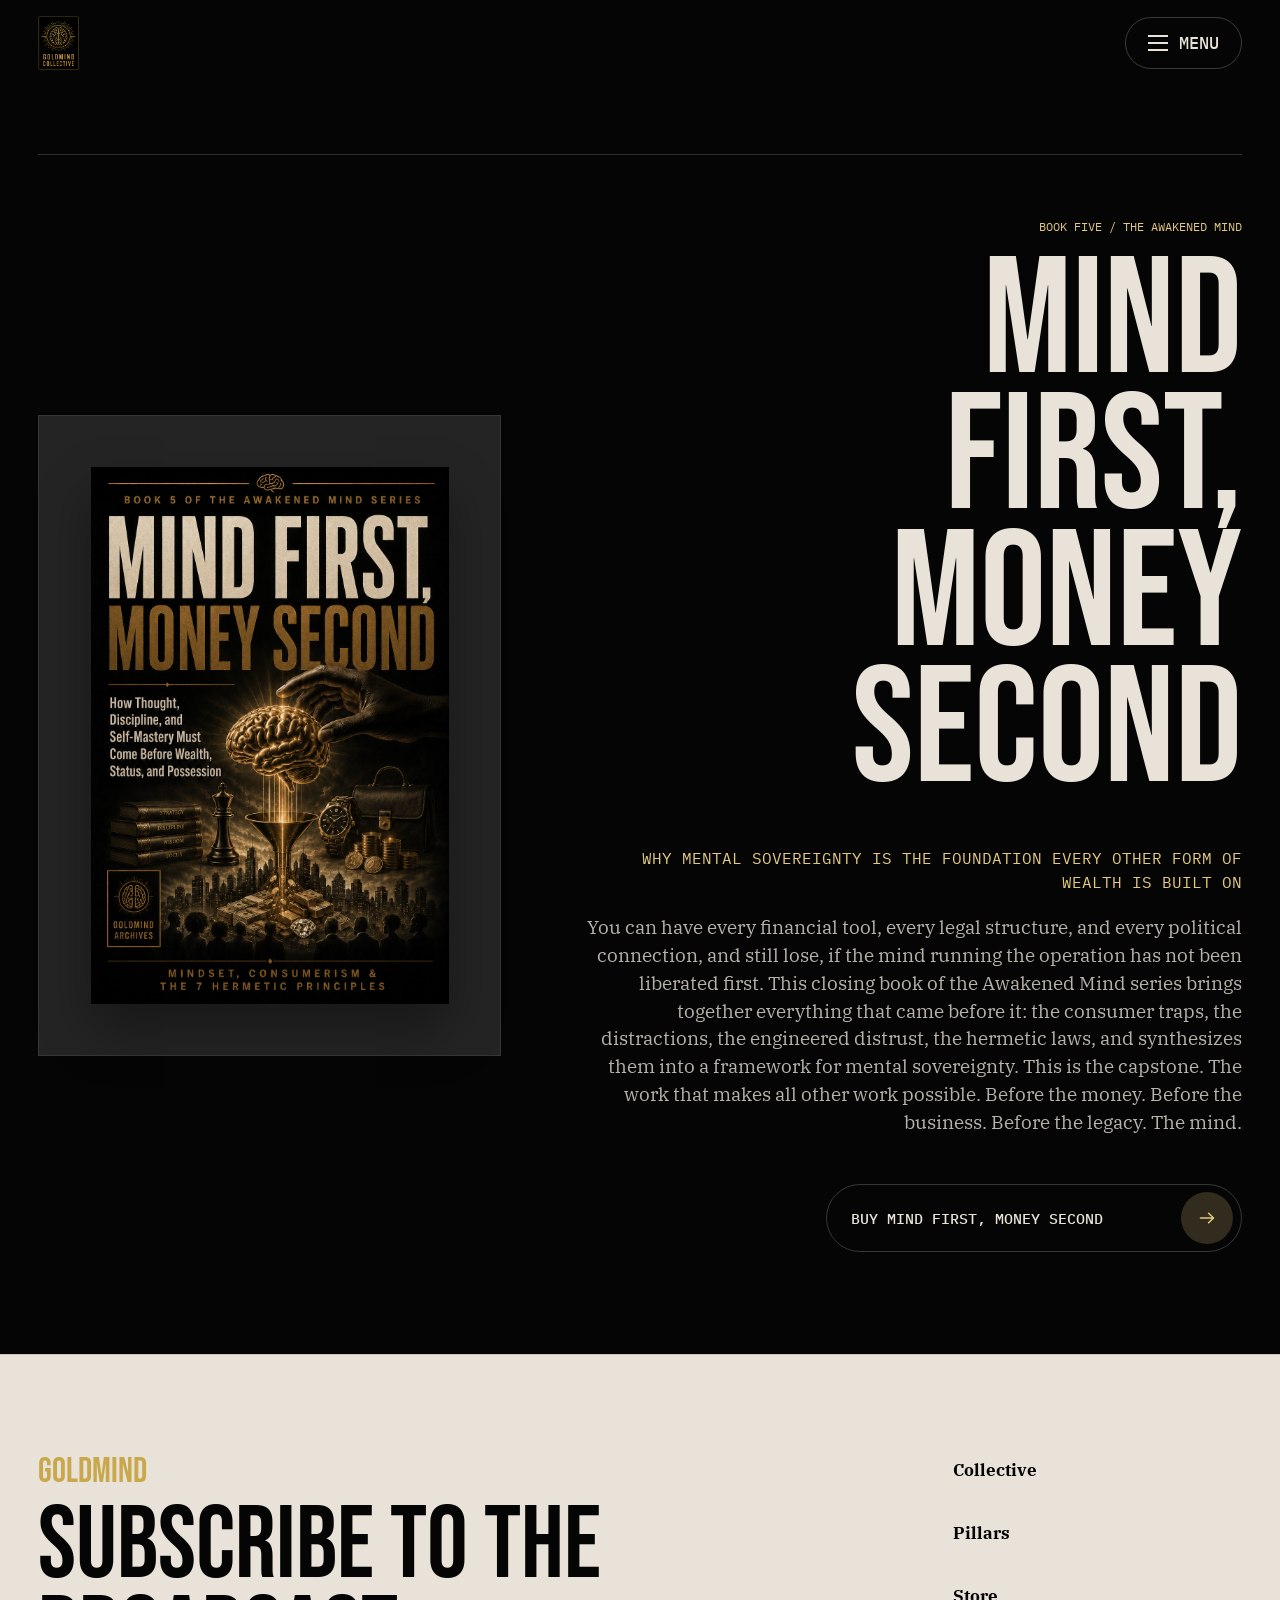
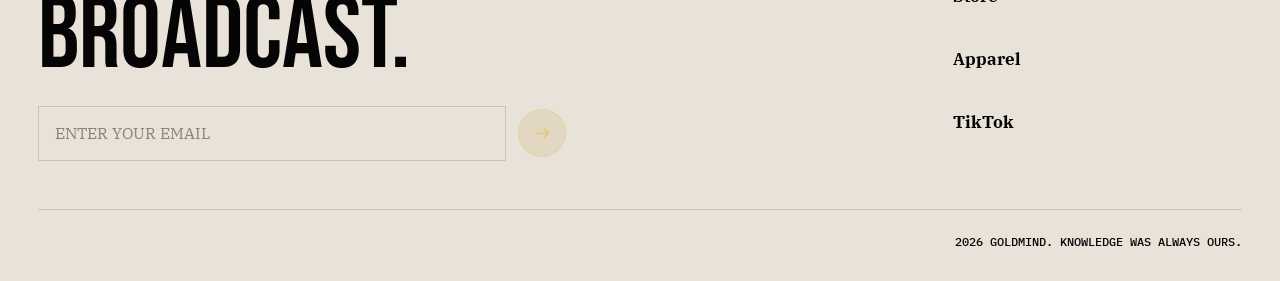
<file: mind-first-money-second.html>
<!doctype html>
<html lang="en">
  <head>
    <meta charset="utf-8">
    <meta name="viewport" content="width=device-width, initial-scale=1">
    <title>Mind First, Money Second | Goldmind Archives</title>
    <meta
      name="description"
      content="Why mental sovereignty is the foundation every other form of wealth is built on."
    >
    <link rel="preconnect" href="https://fonts.googleapis.com">
    <link rel="preconnect" href="https://fonts.gstatic.com" crossorigin>
    <link
      href="https://fonts.googleapis.com/css2?family=Bebas+Neue&family=IBM+Plex+Mono:wght@400;500&family=IBM+Plex+Serif:ital,wght@0,400;0,600;1,400&display=swap"
      rel="stylesheet"
    >
    <link rel="stylesheet" href="styles.css?v=logo-book-cover-fix">
  </head>
  <body class="book-detail-page">
    <header class="site-header" data-header>
      <a class="brand-mark" href="index.html#top" aria-label="Goldmind home">
        <img src="assets/goldmind-collective-logo.png" alt="">
      </a>
      <div class="menu-wrap">
        <button class="menu-pill" type="button" aria-expanded="false" aria-controls="header-menu" data-menu-toggle>
          <span class="menu-icon" aria-hidden="true"></span>Menu
        </button>
        <nav class="site-nav" id="header-menu" aria-label="Primary navigation" data-menu-panel>
          <a href="index.html#collective">Collective</a>
          <a href="index.html#pillars">Pillars</a>
          <a href="index.html#store">Store</a>
          <a href="index.html#contact">Contact</a>
        </nav>
      </div>
    </header>

    <main class="book-detail-main" id="top">
      <section class="book-detail-hero" aria-labelledby="book-title">
        <div class="book-detail-cover-frame">
          <img src="assets/book-5-mind-first-money-second.png" alt="Mind First, Money Second book cover">
        </div>
        <div class="book-detail-copy">
          <p class="eyebrow">Book Five / The Awakened Mind</p>
          <h1 id="book-title">Mind First, Money Second</h1>
          <p class="book-detail-subtitle">
            Why Mental Sovereignty Is the Foundation Every Other Form of Wealth Is Built On
          </p>
          <p class="book-detail-description">
            You can have every financial tool, every legal structure, and every political connection, and still lose, if the mind running the operation has not been liberated first. This closing book of the Awakened Mind series brings together everything that came before it: the consumer traps, the distractions, the engineered distrust, the hermetic laws, and synthesizes them into a framework for mental sovereignty. This is the capstone. The work that makes all other work possible. Before the money. Before the business. Before the legacy. The mind.
          </p>
          <a class="buy-button" href="index.html#contact">
            Buy Mind First, Money Second
            <svg viewBox="0 0 24 24" aria-hidden="true"><path d="m13.75 6.75 5.5 5.25-5.5 5.25M18.25 12H4.75"/></svg>
          </a>
        </div>
      </section>
    </main>

    <footer class="footer" id="contact">
      <div class="newsletter">
        <p class="brand-lockup">Goldmind</p>
        <h2>Subscribe to the broadcast.</h2>
        <form>
          <label class="sr-only" for="email">Email address</label>
          <input id="email" name="email" type="email" placeholder="Enter your email">
          <button type="submit" aria-label="Subscribe">
            <svg viewBox="0 0 24 24" aria-hidden="true"><path d="m13.75 6.75 5.5 5.25-5.5 5.25M18.25 12H4.75"/></svg>
          </button>
        </form>
      </div>
      <div class="footer-links">
        <a href="index.html#collective">Collective</a>
        <a href="index.html#pillars">Pillars</a>
        <a href="index.html#store">Store</a>
        <a href="index.html#apparel">Apparel</a>
        <a href="https://www.tiktok.com/@gold_mind81" target="_blank" rel="noreferrer">TikTok</a>
      </div>
      <p class="copyright">2026 Goldmind. Knowledge was always ours.</p>
    </footer>

    <script src="script.js?v=logo-book-cover-fix"></script>
  </body>
</html>
</file>
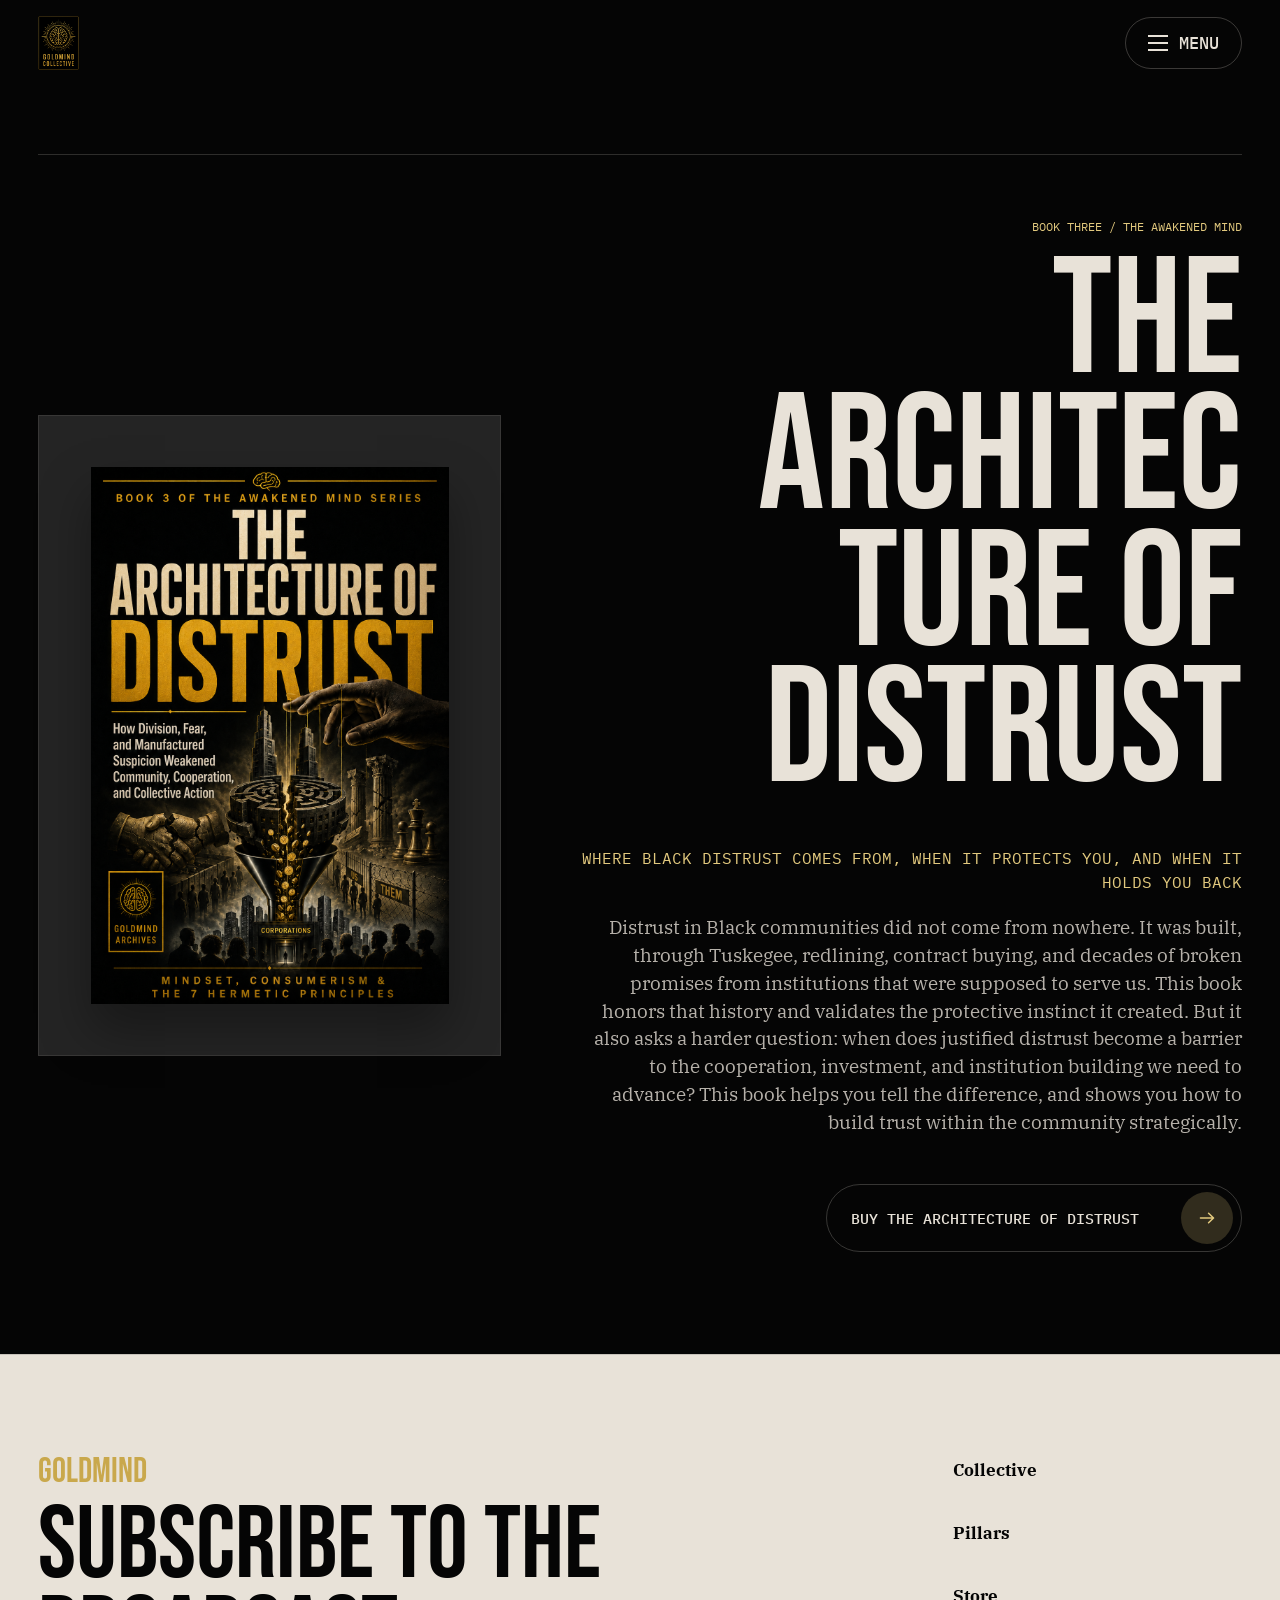
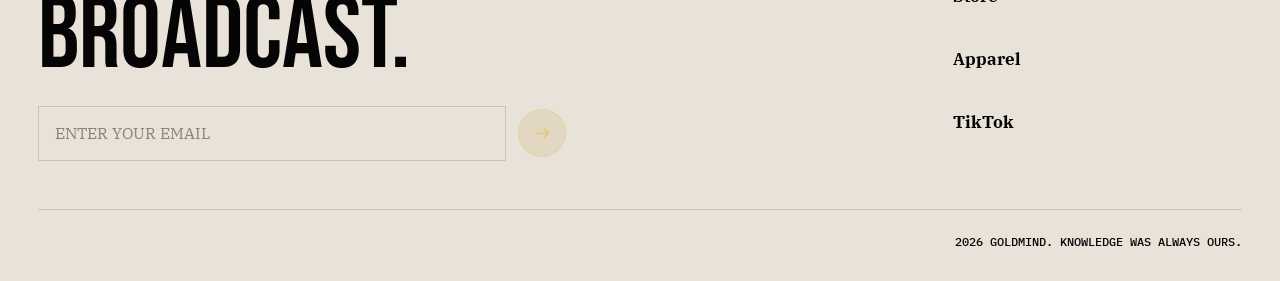
<file: the-architecture-of-distrust.html>
<!doctype html>
<html lang="en">
  <head>
    <meta charset="utf-8">
    <meta name="viewport" content="width=device-width, initial-scale=1">
    <title>The Architecture of Distrust | Goldmind Archives</title>
    <meta
      name="description"
      content="Where Black distrust comes from, when it protects you, and when it holds you back."
    >
    <link rel="preconnect" href="https://fonts.googleapis.com">
    <link rel="preconnect" href="https://fonts.gstatic.com" crossorigin>
    <link
      href="https://fonts.googleapis.com/css2?family=Bebas+Neue&family=IBM+Plex+Mono:wght@400;500&family=IBM+Plex+Serif:ital,wght@0,400;0,600;1,400&display=swap"
      rel="stylesheet"
    >
    <link rel="stylesheet" href="styles.css?v=logo-book-cover-fix">
  </head>
  <body class="book-detail-page">
    <header class="site-header" data-header>
      <a class="brand-mark" href="index.html#top" aria-label="Goldmind home">
        <img src="assets/goldmind-collective-logo.png" alt="">
      </a>
      <div class="menu-wrap">
        <button class="menu-pill" type="button" aria-expanded="false" aria-controls="header-menu" data-menu-toggle>
          <span class="menu-icon" aria-hidden="true"></span>Menu
        </button>
        <nav class="site-nav" id="header-menu" aria-label="Primary navigation" data-menu-panel>
          <a href="index.html#collective">Collective</a>
          <a href="index.html#pillars">Pillars</a>
          <a href="index.html#store">Store</a>
          <a href="index.html#contact">Contact</a>
        </nav>
      </div>
    </header>

    <main class="book-detail-main" id="top">
      <section class="book-detail-hero" aria-labelledby="book-title">
        <div class="book-detail-cover-frame">
          <img src="assets/book-3-architecture-of-distrust.png" alt="The Architecture of Distrust book cover">
        </div>
        <div class="book-detail-copy">
          <p class="eyebrow">Book Three / The Awakened Mind</p>
          <h1 id="book-title">The Architecture of Distrust</h1>
          <p class="book-detail-subtitle">
            Where Black Distrust Comes From, When It Protects You, and When It Holds You Back
          </p>
          <p class="book-detail-description">
            Distrust in Black communities did not come from nowhere. It was built, through Tuskegee, redlining, contract buying, and decades of broken promises from institutions that were supposed to serve us. This book honors that history and validates the protective instinct it created. But it also asks a harder question: when does justified distrust become a barrier to the cooperation, investment, and institution building we need to advance? This book helps you tell the difference, and shows you how to build trust within the community strategically.
          </p>
          <a class="buy-button" href="index.html#contact">
            Buy The Architecture of Distrust
            <svg viewBox="0 0 24 24" aria-hidden="true"><path d="m13.75 6.75 5.5 5.25-5.5 5.25M18.25 12H4.75"/></svg>
          </a>
        </div>
      </section>
    </main>

    <footer class="footer" id="contact">
      <div class="newsletter">
        <p class="brand-lockup">Goldmind</p>
        <h2>Subscribe to the broadcast.</h2>
        <form>
          <label class="sr-only" for="email">Email address</label>
          <input id="email" name="email" type="email" placeholder="Enter your email">
          <button type="submit" aria-label="Subscribe">
            <svg viewBox="0 0 24 24" aria-hidden="true"><path d="m13.75 6.75 5.5 5.25-5.5 5.25M18.25 12H4.75"/></svg>
          </button>
        </form>
      </div>
      <div class="footer-links">
        <a href="index.html#collective">Collective</a>
        <a href="index.html#pillars">Pillars</a>
        <a href="index.html#store">Store</a>
        <a href="index.html#apparel">Apparel</a>
        <a href="https://www.tiktok.com/@gold_mind81" target="_blank" rel="noreferrer">TikTok</a>
      </div>
      <p class="copyright">2026 Goldmind. Knowledge was always ours.</p>
    </footer>

    <script src="script.js?v=logo-book-cover-fix"></script>
  </body>
</html>
</file>
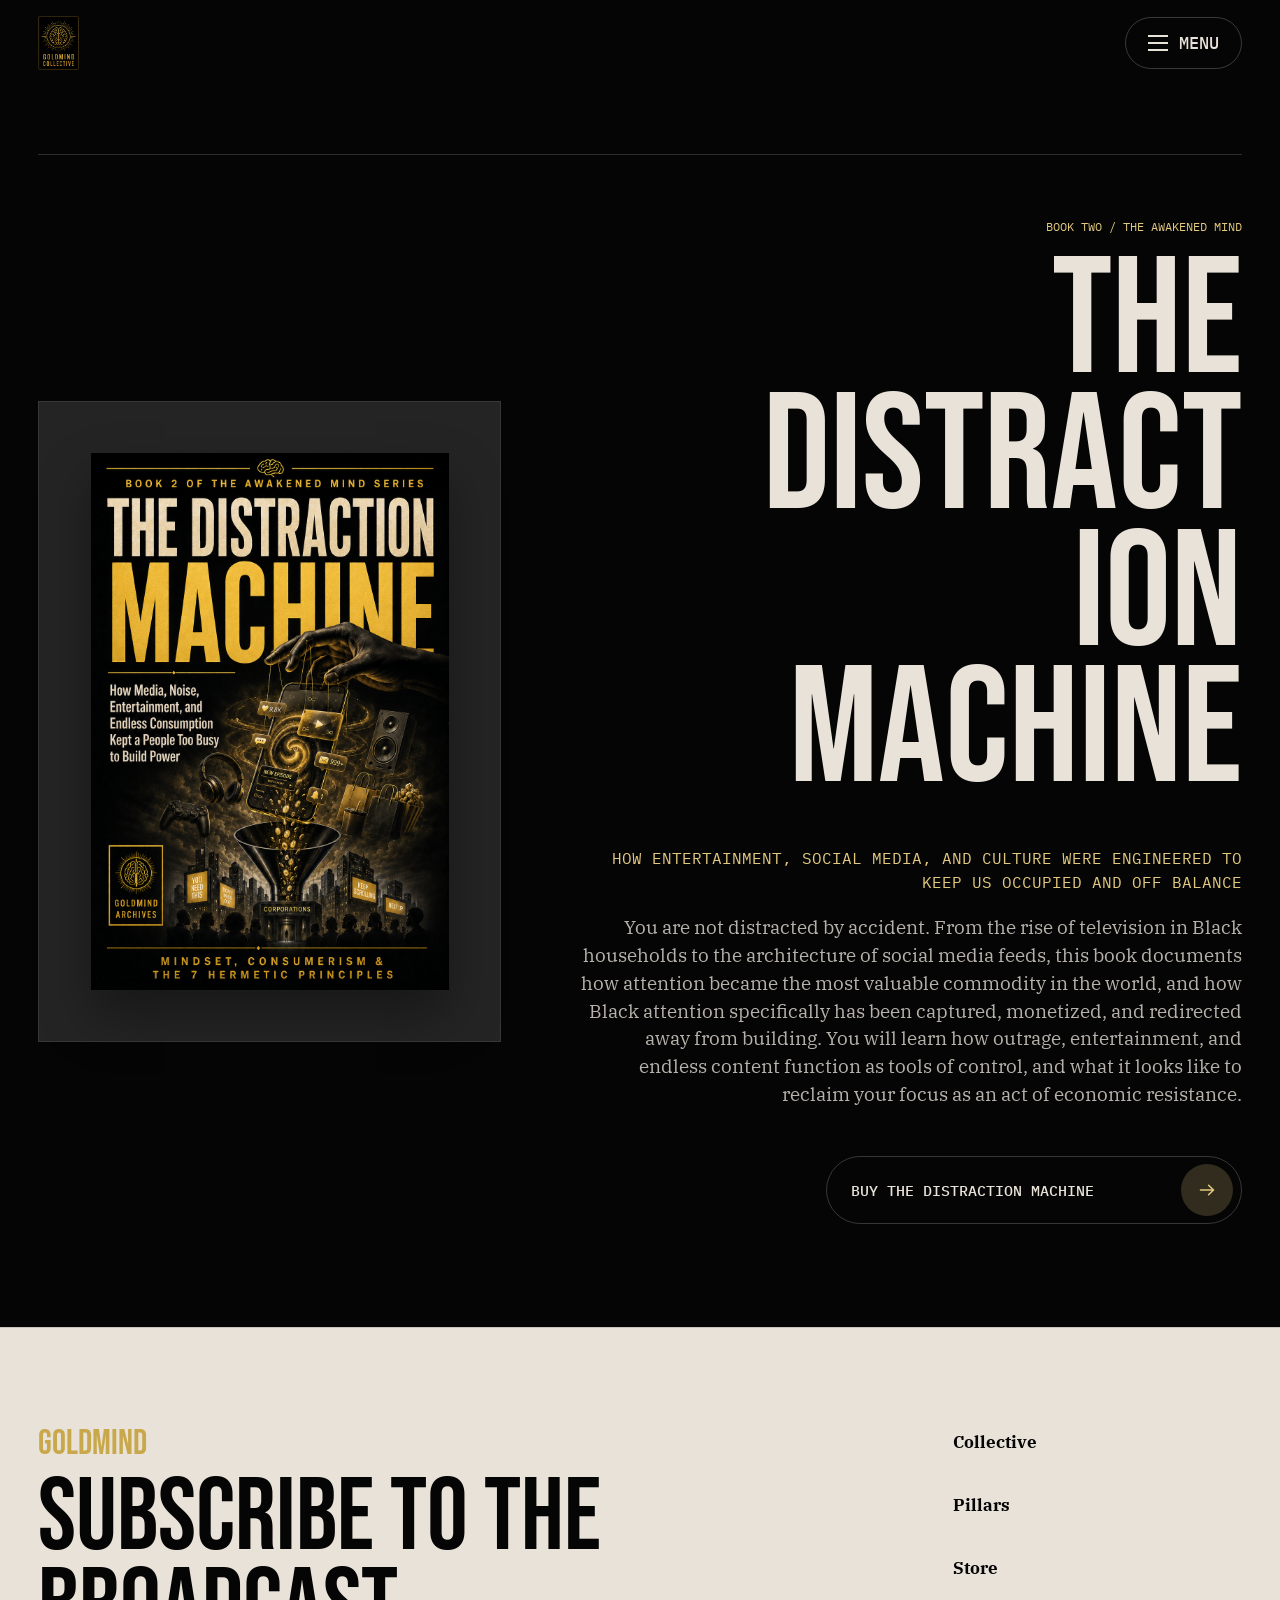
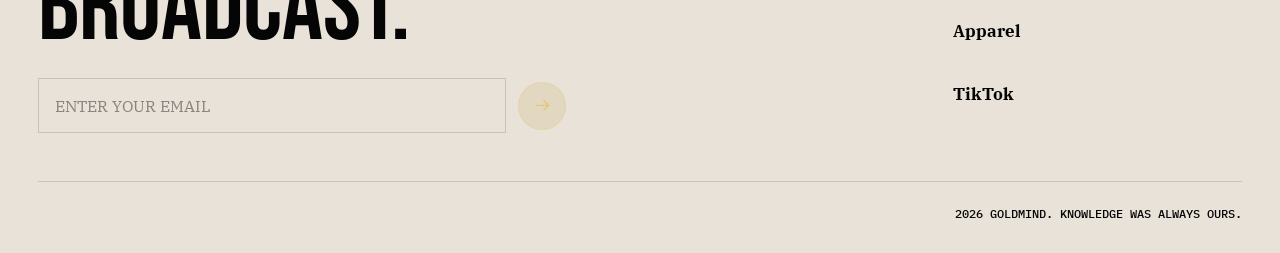
<file: the-distraction-machine.html>
<!doctype html>
<html lang="en">
  <head>
    <meta charset="utf-8">
    <meta name="viewport" content="width=device-width, initial-scale=1">
    <title>The Distraction Machine | Goldmind Archives</title>
    <meta
      name="description"
      content="How entertainment, social media, and culture were engineered to keep us occupied and off balance."
    >
    <link rel="preconnect" href="https://fonts.googleapis.com">
    <link rel="preconnect" href="https://fonts.gstatic.com" crossorigin>
    <link
      href="https://fonts.googleapis.com/css2?family=Bebas+Neue&family=IBM+Plex+Mono:wght@400;500&family=IBM+Plex+Serif:ital,wght@0,400;0,600;1,400&display=swap"
      rel="stylesheet"
    >
    <link rel="stylesheet" href="styles.css?v=logo-book-cover-fix">
  </head>
  <body class="book-detail-page">
    <header class="site-header" data-header>
      <a class="brand-mark" href="index.html#top" aria-label="Goldmind home">
        <img src="assets/goldmind-collective-logo.png" alt="">
      </a>
      <div class="menu-wrap">
        <button class="menu-pill" type="button" aria-expanded="false" aria-controls="header-menu" data-menu-toggle>
          <span class="menu-icon" aria-hidden="true"></span>Menu
        </button>
        <nav class="site-nav" id="header-menu" aria-label="Primary navigation" data-menu-panel>
          <a href="index.html#collective">Collective</a>
          <a href="index.html#pillars">Pillars</a>
          <a href="index.html#store">Store</a>
          <a href="index.html#contact">Contact</a>
        </nav>
      </div>
    </header>

    <main class="book-detail-main" id="top">
      <section class="book-detail-hero" aria-labelledby="book-title">
        <div class="book-detail-cover-frame">
          <img src="assets/book-2-the-distraction-machine.png" alt="The Distraction Machine book cover">
        </div>
        <div class="book-detail-copy">
          <p class="eyebrow">Book Two / The Awakened Mind</p>
          <h1 id="book-title">The Distraction Machine</h1>
          <p class="book-detail-subtitle">
            How Entertainment, Social Media, and Culture Were Engineered to Keep Us Occupied and Off Balance
          </p>
          <p class="book-detail-description">
            You are not distracted by accident. From the rise of television in Black households to the architecture of social media feeds, this book documents how attention became the most valuable commodity in the world, and how Black attention specifically has been captured, monetized, and redirected away from building. You will learn how outrage, entertainment, and endless content function as tools of control, and what it looks like to reclaim your focus as an act of economic resistance.
          </p>
          <a class="buy-button" href="index.html#contact">
            Buy The Distraction Machine
            <svg viewBox="0 0 24 24" aria-hidden="true"><path d="m13.75 6.75 5.5 5.25-5.5 5.25M18.25 12H4.75"/></svg>
          </a>
        </div>
      </section>
    </main>

    <footer class="footer" id="contact">
      <div class="newsletter">
        <p class="brand-lockup">Goldmind</p>
        <h2>Subscribe to the broadcast.</h2>
        <form>
          <label class="sr-only" for="email">Email address</label>
          <input id="email" name="email" type="email" placeholder="Enter your email">
          <button type="submit" aria-label="Subscribe">
            <svg viewBox="0 0 24 24" aria-hidden="true"><path d="m13.75 6.75 5.5 5.25-5.5 5.25M18.25 12H4.75"/></svg>
          </button>
        </form>
      </div>
      <div class="footer-links">
        <a href="index.html#collective">Collective</a>
        <a href="index.html#pillars">Pillars</a>
        <a href="index.html#store">Store</a>
        <a href="index.html#apparel">Apparel</a>
        <a href="https://www.tiktok.com/@gold_mind81" target="_blank" rel="noreferrer">TikTok</a>
      </div>
      <p class="copyright">2026 Goldmind. Knowledge was always ours.</p>
    </footer>

    <script src="script.js?v=logo-book-cover-fix"></script>
  </body>
</html>
</file>
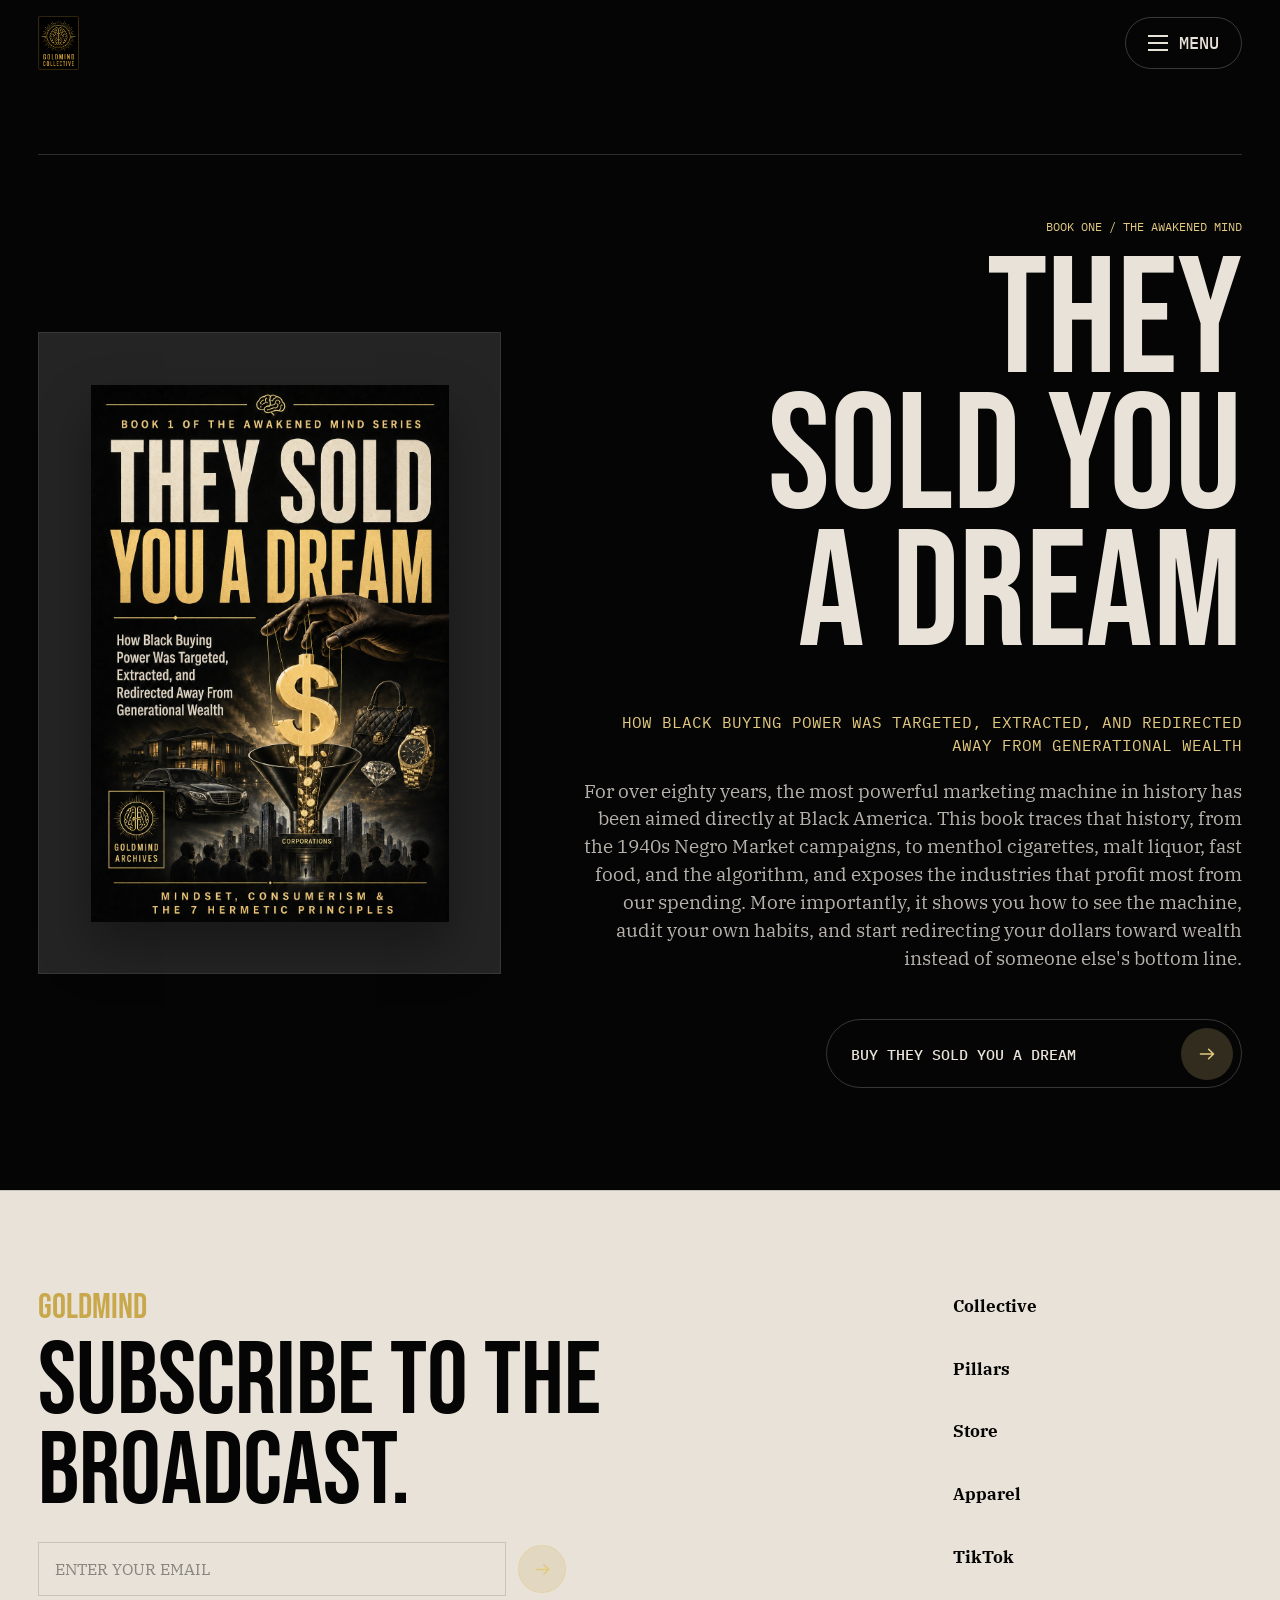
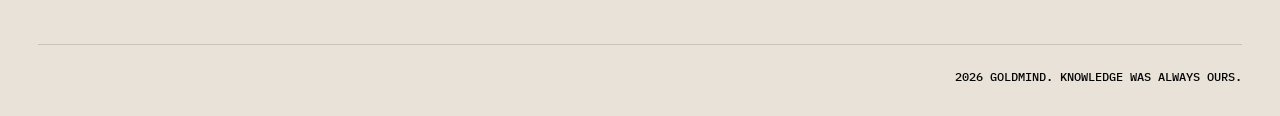
<file: they-sold-you-a-dream.html>
<!doctype html>
<html lang="en">
  <head>
    <meta charset="utf-8">
    <meta name="viewport" content="width=device-width, initial-scale=1">
    <title>They Sold You a Dream | Goldmind Archives</title>
    <meta
      name="description"
      content="How Black buying power was targeted, extracted, and redirected away from generational wealth."
    >
    <link rel="preconnect" href="https://fonts.googleapis.com">
    <link rel="preconnect" href="https://fonts.gstatic.com" crossorigin>
    <link
      href="https://fonts.googleapis.com/css2?family=Bebas+Neue&family=IBM+Plex+Mono:wght@400;500&family=IBM+Plex+Serif:ital,wght@0,400;0,600;1,400&display=swap"
      rel="stylesheet"
    >
    <link rel="stylesheet" href="styles.css?v=logo-book-cover-fix">
  </head>
  <body class="book-detail-page">
    <header class="site-header" data-header>
      <a class="brand-mark" href="index.html#top" aria-label="Goldmind home">
        <img src="assets/goldmind-collective-logo.png" alt="">
      </a>
      <div class="menu-wrap">
        <button class="menu-pill" type="button" aria-expanded="false" aria-controls="header-menu" data-menu-toggle>
          <span class="menu-icon" aria-hidden="true"></span>Menu
        </button>
        <nav class="site-nav" id="header-menu" aria-label="Primary navigation" data-menu-panel>
          <a href="index.html#collective">Collective</a>
          <a href="index.html#pillars">Pillars</a>
          <a href="index.html#store">Store</a>
          <a href="index.html#contact">Contact</a>
        </nav>
      </div>
    </header>

    <main class="book-detail-main" id="top">
      <section class="book-detail-hero" aria-labelledby="book-title">
        <div class="book-detail-cover-frame">
          <img src="assets/book-1-they-sold-you-a-dream.png" alt="They Sold You a Dream book cover">
        </div>
        <div class="book-detail-copy">
          <p class="eyebrow">Book One / The Awakened Mind</p>
          <h1 id="book-title">They Sold You a Dream</h1>
          <p class="book-detail-subtitle">
            How Black Buying Power Was Targeted, Extracted, and Redirected Away From Generational Wealth
          </p>
          <p class="book-detail-description">
            For over eighty years, the most powerful marketing machine in history has been aimed directly at Black America. This book traces that history, from the 1940s Negro Market campaigns, to menthol cigarettes, malt liquor, fast food, and the algorithm, and exposes the industries that profit most from our spending. More importantly, it shows you how to see the machine, audit your own habits, and start redirecting your dollars toward wealth instead of someone else's bottom line.
          </p>
          <a class="buy-button" href="index.html#contact">
            Buy They Sold You a Dream
            <svg viewBox="0 0 24 24" aria-hidden="true"><path d="m13.75 6.75 5.5 5.25-5.5 5.25M18.25 12H4.75"/></svg>
          </a>
        </div>
      </section>
    </main>

    <footer class="footer" id="contact">
      <div class="newsletter">
        <p class="brand-lockup">Goldmind</p>
        <h2>Subscribe to the broadcast.</h2>
        <form>
          <label class="sr-only" for="email">Email address</label>
          <input id="email" name="email" type="email" placeholder="Enter your email">
          <button type="submit" aria-label="Subscribe">
            <svg viewBox="0 0 24 24" aria-hidden="true"><path d="m13.75 6.75 5.5 5.25-5.5 5.25M18.25 12H4.75"/></svg>
          </button>
        </form>
      </div>
      <div class="footer-links">
        <a href="index.html#collective">Collective</a>
        <a href="index.html#pillars">Pillars</a>
        <a href="index.html#store">Store</a>
        <a href="index.html#apparel">Apparel</a>
        <a href="https://www.tiktok.com/@gold_mind81" target="_blank" rel="noreferrer">TikTok</a>
      </div>
      <p class="copyright">2026 Goldmind. Knowledge was always ours.</p>
    </footer>

    <script src="script.js?v=logo-book-cover-fix"></script>
  </body>
</html>
</file>
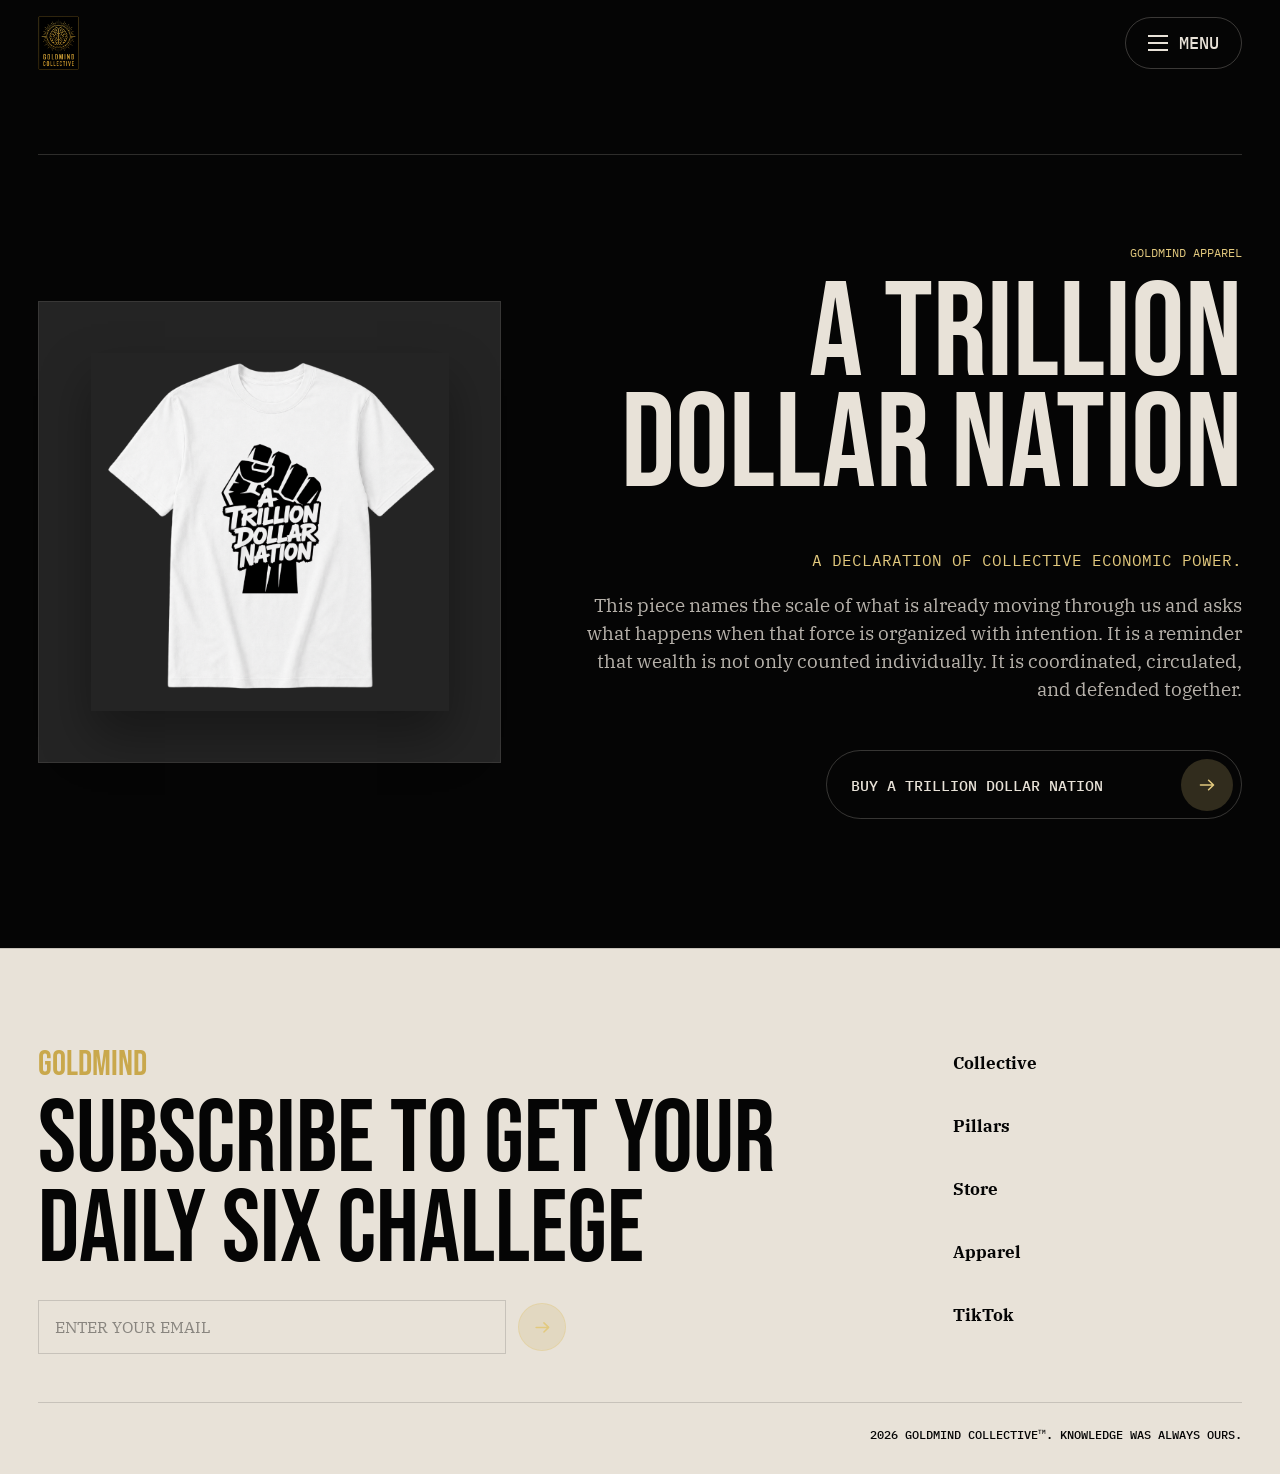
<file: trillion-dollar-nation-shirt.html>
<!doctype html>
<html lang="en">
  <head>
    <meta charset="utf-8">
    <meta name="viewport" content="width=device-width, initial-scale=1">
    <title>A Trillion Dollar Nation | Goldmind Collective</title>
    <meta name="description" content="A declaration of collective economic power.">
    <link rel="preconnect" href="https://fonts.googleapis.com">
    <link rel="preconnect" href="https://fonts.gstatic.com" crossorigin>
    <link href="https://fonts.googleapis.com/css2?family=Bebas+Neue&family=IBM+Plex+Mono:wght@400;500&family=IBM+Plex+Serif:ital,wght@0,400;0,600;1,400&display=swap" rel="stylesheet">
    <link rel="stylesheet" href="styles.css?v=apparel-pages">
  </head>
  <body class="book-detail-page apparel-detail-page">
    <header class="site-header" data-header>
      <a class="brand-mark" href="index.html#top" aria-label="Goldmind home"><img src="assets/goldmind-collective-logo.png" alt=""></a>
      <div class="menu-wrap">
        <button class="menu-pill" type="button" aria-expanded="false" aria-controls="header-menu" data-menu-toggle><span class="menu-icon" aria-hidden="true"></span>Menu</button>
        <nav class="site-nav" id="header-menu" aria-label="Primary navigation" data-menu-panel>
          <a href="index.html#collective">Collective</a>
          <a href="index.html#pillars">Pillars</a>
          <a href="index.html#store">Store</a>
          <a href="index.html#contact">Contact</a>
        </nav>
      </div>
    </header>
    <main class="book-detail-main" id="top">
      <section class="book-detail-hero" aria-labelledby="product-title">
        <div class="book-detail-cover-frame">
          <img src="assets/apparel-trillion-dollar-nation-shirt.png" alt="A Trillion Dollar Nation t-shirt">
        </div>
        <div class="book-detail-copy">
          <p class="eyebrow">Goldmind Apparel</p>
          <h1 id="product-title">A Trillion Dollar Nation</h1>
          <p class="book-detail-subtitle">A declaration of collective economic power.</p>
          <p class="book-detail-description">This piece names the scale of what is already moving through us and asks what happens when that force is organized with intention. It is a reminder that wealth is not only counted individually. It is coordinated, circulated, and defended together.</p>
          <a class="buy-button" href="index.html#contact">Buy A Trillion Dollar Nation <svg viewBox="0 0 24 24" aria-hidden="true"><path d="m13.75 6.75 5.5 5.25-5.5 5.25M18.25 12H4.75"/></svg></a>
        </div>
      </section>
    </main>
    <footer class="footer" id="contact">
      <div class="newsletter">
        <p class="brand-lockup">Goldmind</p>
        <h2>Subscribe To Get Your Daily Six Challege</h2>
        <form action="mailto:challenge@goldmindcollective.com?subject=Daily%20Six%20Challenge" method="post" enctype="text/plain">
          <label class="sr-only" for="email">Email address</label>
          <input id="email" name="email" type="email" placeholder="Enter your email">
          <button type="submit" aria-label="Subscribe"><svg viewBox="0 0 24 24" aria-hidden="true"><path d="m13.75 6.75 5.5 5.25-5.5 5.25M18.25 12H4.75"/></svg></button>
        </form>
      </div>
      <div class="footer-links">
        <a href="index.html#collective">Collective</a>
        <a href="index.html#pillars">Pillars</a>
        <a href="index.html#store">Store</a>
        <a href="index.html#apparel">Apparel</a>
        <a href="https://www.tiktok.com/@gold_mind81" target="_blank" rel="noreferrer">TikTok</a>
      </div>
      <p class="copyright">2026 Goldmind Collective<sup>TM</sup>. Knowledge was always ours.</p>
    </footer>
    <script src="script.js?v=logo-book-cover-fix"></script>
  </body>
</html>
</file>
<file: styles.css>
:root {
  --gold: #c9a84c;
  --gold-light: #e2c97e;
  --gold-deep: #8b6914;
  --onyx: #0d0d0d;
  --black: #050505;
  --charcoal: #1a1a1a;
  --cream: #e8e2d8;
  --cream-soft: #ddd6ca;
  --bone: #050505;
  --muted: rgba(5, 5, 5, 0.66);
  --line: rgba(5, 5, 5, 0.14);
  --forest: #2d4a3e;
  --rust: #a0451a;
  --display: "Bebas Neue", Impact, sans-serif;
  --serif: "IBM Plex Serif", Georgia, serif;
  --mono: "IBM Plex Mono", Consolas, monospace;
}

* {
  box-sizing: border-box;
}

html {
  scroll-behavior: smooth;
}

body {
  margin: 0;
  background: var(--cream);
  color: var(--bone);
  font-family: var(--serif);
  text-rendering: optimizeLegibility;
  -webkit-font-smoothing: antialiased;
}

body.menu-open {
  overflow: hidden;
}

body::selection {
  background: var(--gold);
  color: var(--onyx);
}

a {
  color: inherit;
  text-decoration: none;
}

img,
svg {
  display: block;
}

button,
input {
  font: inherit;
}

.site-header {
  align-items: center;
  display: grid;
  gap: 1rem;
  grid-template-columns: auto 1fr;
  left: 0;
  padding: 1rem clamp(1rem, 3vw, 2.5rem);
  position: fixed;
  right: 0;
  top: 0;
  transition: background 220ms ease, border-color 220ms ease;
  z-index: 20;
}

.site-header.is-scrolled {
  background: rgba(232, 226, 216, 0.78);
  border-bottom: 1px solid var(--line);
  backdrop-filter: blur(18px);
}

.brand-mark {
  display: inline-flex;
  height: clamp(3.25rem, 4.2vw, 4rem);
}

.brand-mark img {
  height: 100%;
  width: auto;
}

.site-nav {
  background: transparent;
  color: var(--cream);
  display: grid;
  gap: 0.45rem;
  max-height: none;
  opacity: 0;
  overflow: visible;
  padding: 0;
  pointer-events: none;
  position: absolute;
  right: 0;
  top: calc(100% + 0.7rem);
  transform: translate3d(0, -0.35rem, 0);
  transform-origin: top right;
  transition:
    opacity 260ms ease,
    transform 340ms cubic-bezier(0.2, 0.8, 0.2, 1),
    visibility 0s linear 340ms;
  visibility: hidden;
  width: min(16rem, calc(100vw - 2rem));
  will-change: opacity, transform;
  z-index: 19;
}

.site-nav a,
.menu-pill,
.eyebrow,
.card-label,
.small-link,
.footer-links a,
.copyright {
  font-family: var(--mono);
  font-size: 0.72rem;
  letter-spacing: 0px;
  text-transform: uppercase;
}

.site-nav a {
  background: var(--black);
  border: 1px solid rgba(232, 226, 216, 0.16);
  border-radius: 999px;
  color: var(--cream);
  font-family: var(--mono);
  font-size: clamp(0.9rem, 1vw, 1rem);
  font-weight: 500;
  line-height: 1;
  opacity: 0;
  padding: 1.05rem 1.25rem;
  text-align: center;
  transform: translate3d(0, -3.35rem, 0) scale(0.96);
  transition:
    background 180ms ease,
    border-color 180ms ease,
    color 180ms ease,
    opacity 240ms ease,
    transform 340ms cubic-bezier(0.2, 0.8, 0.2, 1);
  will-change: opacity, transform;
}

.site-nav a:last-child {
  border-bottom: 1px solid rgba(232, 226, 216, 0.16);
}

.site-nav a:hover {
  background: rgba(5, 5, 5, 0.88);
  border-color: rgba(226, 201, 126, 0.42);
  color: var(--gold-light);
}

.menu-wrap {
  justify-self: end;
  position: relative;
  z-index: 22;
}

.menu-wrap.is-open .site-nav {
  opacity: 1;
  pointer-events: auto;
  transform: translate3d(0, 0, 0);
  transition:
    opacity 220ms ease,
    transform 360ms cubic-bezier(0.2, 0.8, 0.2, 1),
    visibility 0s;
  visibility: visible;
}

.menu-wrap.is-open .site-nav a {
  opacity: 1;
  transform: translate3d(0, 0, 0) scale(1);
}

.menu-wrap.is-open .site-nav a:nth-child(1) {
  transition-delay: 70ms;
}

.menu-wrap.is-open .site-nav a:nth-child(2) {
  transition-delay: 110ms;
}

.menu-wrap.is-open .site-nav a:nth-child(3) {
  transition-delay: 150ms;
}

.menu-wrap.is-open .site-nav a:nth-child(4) {
  transition-delay: 190ms;
}

.menu-pill {
  align-items: center;
  background: transparent;
  border: 1px solid var(--line);
  border-radius: 999px;
  color: var(--bone);
  cursor: pointer;
  display: inline-flex;
  font-size: clamp(1.05rem, 1.3vw, 1.35rem);
  font-weight: 500;
  gap: 0.7rem;
  justify-content: center;
  min-height: 3.25rem;
  padding: 0 1.35rem;
  transition:
    background 220ms ease,
    border-color 220ms ease,
    transform 220ms ease;
}

.menu-pill:hover {
  transform: translateY(-1px);
}

.menu-wrap.is-open .menu-pill {
  background: rgba(232, 226, 216, 0.82);
  border-color: rgba(5, 5, 5, 0.22);
}

.menu-icon {
  background: linear-gradient(
    currentColor 0 2px,
    transparent 2px 7px,
    currentColor 7px 9px,
    transparent 9px 14px,
    currentColor 14px 16px
  );
  display: inline-block;
  height: 1rem;
  position: relative;
  width: 1.25rem;
}

.menu-icon::before,
.menu-icon::after {
  background: currentColor;
  content: "";
  display: none;
  height: 1px;
  transition:
    opacity 180ms ease,
    transform 260ms cubic-bezier(0.2, 0.8, 0.2, 1);
  width: 100%;
}

.menu-wrap.is-open .menu-icon {
  background: transparent;
  height: 0.78rem;
  width: 0.78rem;
}

.menu-wrap.is-open .menu-icon::before,
.menu-wrap.is-open .menu-icon::after {
  display: block;
  left: 0;
  position: absolute;
  top: 50%;
}

.menu-wrap.is-open .menu-icon::before {
  transform: rotate(45deg);
}

.menu-wrap.is-open .menu-icon::after {
  transform: rotate(-45deg);
}

.hero {
  min-height: 94vh;
  overflow: hidden;
  position: relative;
}

.hero-image {
  height: 100%;
  inset: 0;
  object-fit: contain;
  object-position: center 34%;
  position: absolute;
  transform: translateY(clamp(4rem, 10vh, 7rem));
  width: 100%;
}

.hero-shade {
  background:
    linear-gradient(180deg, rgba(232, 226, 216, 0.04), rgba(232, 226, 216, 0.34) 62%, var(--cream) 100%),
    linear-gradient(90deg, rgba(232, 226, 216, 0.38), rgba(232, 226, 216, 0.02) 50%, rgba(232, 226, 216, 0.38));
  inset: 0;
  position: absolute;
}

.hero-content {
  display: flex;
  flex-direction: column;
  justify-content: flex-start;
  min-height: 94vh;
  padding: clamp(5rem, 10vh, 7rem) clamp(1rem, 3vw, 2.5rem) 4.2rem;
  position: relative;
  z-index: 1;
}

.eyebrow {
  color: var(--gold-light);
  margin: 0 0 1rem;
}

h1,
h2,
h3,
p {
  margin: 0;
}

.hero h1 {
  align-items: flex-start;
  color: var(--onyx);
  display: flex;
  font-family: var(--display);
  font-size: clamp(4rem, 16.5vw, 18rem);
  gap: clamp(0.12rem, 1.4vw, 2.2rem);
  font-weight: 400;
  justify-content: center;
  letter-spacing: 0;
  line-height: 0.78;
  margin-top: clamp(10rem, 36vh, 22rem);
  text-align: center;
  text-transform: uppercase;
  width: 100%;
}

.hero h1 span {
  flex: 0 1 auto;
  min-width: 0;
}

.image-band-copy p,
.teaching-card p,
.book-card p,
.pillar-grid p {
  color: var(--muted);
  font-size: clamp(0.96rem, 1.2vw, 1.08rem);
  line-height: 1.48;
}

.icon-button,
.footer button {
  align-items: center;
  background: rgba(201, 168, 76, 0.16);
  border: 1px solid rgba(226, 201, 126, 0.38);
  color: var(--gold-light);
  cursor: pointer;
  display: inline-grid;
  flex: 0 0 auto;
  height: 3rem;
  justify-content: center;
  overflow: hidden;
  transition: background 180ms ease, color 180ms ease, transform 180ms ease;
  width: 3rem;
}

.icon-button:hover,
.footer button:hover {
  background: var(--gold);
  color: var(--onyx);
  transform: translateY(-2px);
}

svg {
  height: 1.3rem;
  width: 1.3rem;
}

svg path {
  fill: none;
  stroke: currentColor;
  stroke-linecap: round;
  stroke-linejoin: round;
  stroke-width: 1.7;
}

.section {
  padding: clamp(4rem, 8vw, 8rem) clamp(1rem, 3vw, 2.5rem);
}

.section-head {
  align-items: center;
  display: flex;
  justify-content: space-between;
  margin-bottom: 1.5rem;
}

.section h2,
.form-copy h2,
.image-band h2,
.quote-section p,
.footer h2 {
  font-family: var(--display);
  font-size: clamp(3.2rem, 8vw, 8rem);
  font-weight: 400;
  letter-spacing: 0;
  line-height: 0.88;
  text-transform: uppercase;
}

.icon-button {
  border-radius: 50%;
}

.teaching-row,
.store-grid {
  display: grid;
  gap: 1rem;
  grid-auto-columns: minmax(18rem, 30vw);
  grid-auto-flow: column;
  overflow-x: auto;
  padding-bottom: 1rem;
  scroll-snap-type: x proximity;
  scrollbar-color: var(--gold-deep) transparent;
}

.teaching-card,
.book-card {
  background: var(--cream-soft);
  border: 1px solid var(--line);
  min-height: 22rem;
  padding: 1.25rem;
  scroll-snap-align: start;
}

.feature-card {
  background:
    linear-gradient(145deg, rgba(201, 168, 76, 0.3), rgba(13, 13, 13, 0.18)),
    var(--forest);
}

.card-label {
  color: var(--gold-light);
  margin-bottom: 5rem;
}

.teaching-card h3,
.book-card h3,
.pillar-grid h3 {
  color: var(--bone);
  font-family: var(--serif);
  font-size: clamp(1.35rem, 2vw, 2.2rem);
  font-weight: 600;
  line-height: 1.03;
  margin-bottom: 1rem;
}

.image-band {
  background: var(--black);
  color: var(--cream);
  min-height: 74vh;
  overflow: hidden;
  position: relative;
}

.image-band img {
  filter: saturate(0.82);
  height: 100%;
  inset: 0;
  opacity: 0.18;
  object-fit: cover;
  object-position: center;
  position: absolute;
  width: 100%;
}

.image-band::after {
  background: linear-gradient(90deg, rgba(5, 5, 5, 0.96), rgba(5, 5, 5, 0.72), rgba(5, 5, 5, 0.96));
  content: "";
  inset: 0;
  position: absolute;
}

.image-band .image-band-copy p {
  color: rgba(232, 226, 216, 0.72);
}

.image-band-copy {
  display: grid;
  gap: 1.2rem;
  max-width: 40rem;
  padding: clamp(4rem, 8vw, 8rem) clamp(1rem, 3vw, 2.5rem);
  position: relative;
  z-index: 1;
}

.split-section {
  display: grid;
  gap: clamp(2rem, 6vw, 6rem);
  grid-template-columns: minmax(16rem, 0.8fr) 1.4fr;
}

.pillar-grid {
  display: grid;
  gap: 1rem;
  grid-template-columns: repeat(2, minmax(0, 1fr));
}

.pillar-grid article {
  border-top: 1px solid var(--line);
  padding-top: 1rem;
}

.pillar-grid span {
  color: var(--gold);
  display: block;
  font-family: var(--mono);
  font-size: 0.76rem;
  margin-bottom: 1.2rem;
}

.pillars-image-wrap {
  align-self: start;
  display: grid;
  justify-items: center;
  min-width: 0;
}

.pillars-image-wrap img {
  height: auto;
  max-width: 100%;
  object-fit: contain;
  width: min(100%, 44rem);
}

.pillars-image-section {
  display: grid;
  justify-items: center;
}

.pillars-image-section img {
  height: auto;
  max-width: min(100%, 70rem);
  width: 100%;
}

.quote-section {
  background: var(--black);
  color: var(--cream);
  padding: clamp(4rem, 8vw, 8rem) clamp(1rem, 3vw, 2.5rem);
}

.quote-section p {
  max-width: 12ch;
}

.small-link,
.book-card a {
  color: var(--gold-light);
}

.book-cover {
  display: block;
  height: auto;
  max-height: calc(100% - 2.5rem);
  max-width: 100%;
  min-width: 0;
  object-fit: contain;
  object-position: center;
  width: auto;
}

.store-section .book-card,
.apparel-section .book-card {
  background: transparent;
  border: 0;
  display: grid;
  grid-template-rows: auto auto;
  min-height: 0;
  min-width: 0;
  padding: 0;
}

.book-cover-frame,
.apparel-placeholder-frame {
  align-items: center;
  aspect-ratio: 4 / 5;
  background: var(--cream-soft);
  border: 1px solid var(--line);
  box-sizing: border-box;
  display: grid;
  justify-items: center;
  min-width: 0;
  overflow: hidden;
  padding: 2rem;
  width: 100%;
}

.apparel-placeholder-frame span {
  color: rgba(5, 5, 5, 0.52);
  font-family: var(--display);
  font-size: clamp(3rem, 7vw, 6.5rem);
  line-height: 0.82;
  text-align: center;
  text-transform: uppercase;
}

.apparel-image-frame {
  padding: 0;
  position: relative;
}

.apparel-image-frame img {
  height: 82%;
  left: 50%;
  max-width: none;
  object-fit: contain;
  object-position: center;
  position: absolute;
  top: 50%;
  transform: translate(-50%, -50%);
  width: auto;
}

.store-section .book-card > :not(.book-cover-frame):not(h3) {
  display: none;
}

.store-section .book-card h3,
.apparel-section .book-card h3 {
  font-family: var(--mono);
  font-size: clamp(1rem, 1.6vw, 1.45rem);
  font-weight: 500;
  line-height: 1.1;
  margin: 1rem 0 0;
  text-transform: uppercase;
}

.book-card a {
  display: inline-block;
  font-family: var(--mono);
  font-size: 0.76rem;
  margin-top: 2rem;
  text-transform: uppercase;
}

.book-detail-page {
  background: var(--black);
  color: var(--cream);
}

.book-detail-page .site-header.is-scrolled {
  background: rgba(5, 5, 5, 0.74);
  border-bottom-color: rgba(232, 226, 216, 0.16);
}

.book-detail-page .brand-mark,
.book-detail-page .menu-pill {
  color: var(--cream);
}

.book-detail-page .menu-pill {
  border-color: rgba(232, 226, 216, 0.24);
}

.book-detail-main {
  background: var(--black);
  min-height: 100vh;
  padding: clamp(7rem, 12vw, 10rem) clamp(1rem, 3vw, 2.5rem) clamp(4rem, 8vw, 7rem);
}

.book-detail-hero {
  align-items: center;
  border-top: 1px solid rgba(232, 226, 216, 0.18);
  display: grid;
  gap: clamp(2rem, 6vw, 6rem);
  grid-template-columns: minmax(18rem, 0.78fr) minmax(0, 1.12fr);
  min-height: calc(100vh - 13rem);
  padding-top: clamp(2rem, 5vw, 4rem);
}

.book-detail-cover-frame {
  align-items: center;
  background: #242424;
  border: 1px solid rgba(232, 226, 216, 0.1);
  display: grid;
  justify-items: center;
  padding: clamp(1.5rem, 4vw, 4rem);
}

.book-detail-cover-frame img {
  box-shadow: 0 1.6rem 3rem rgba(0, 0, 0, 0.34);
  max-height: min(70vh, 44rem);
  max-width: min(100%, 28rem);
  object-fit: contain;
  width: auto;
}

.book-detail-copy {
  display: grid;
  justify-items: end;
  text-align: right;
}

.book-detail-copy .eyebrow {
  color: var(--gold-light);
  margin-bottom: 1.25rem;
}

.book-detail-copy h1 {
  color: var(--cream);
  font-family: var(--display);
  font-size: clamp(4.8rem, 13vw, 13rem);
  font-weight: 400;
  letter-spacing: 0;
  line-height: 0.82;
  margin: 0;
  max-width: 7.6ch;
  overflow-wrap: anywhere;
  text-transform: uppercase;
}

.apparel-detail-page .book-detail-copy h1 {
  font-size: clamp(4.4rem, 10.5vw, 10.5rem);
  max-width: 11.5ch;
  overflow-wrap: normal;
  word-break: normal;
}

.book-detail-subtitle {
  color: var(--gold-light);
  font-family: var(--mono);
  font-size: clamp(0.95rem, 1.25vw, 1.25rem);
  line-height: 1.45;
  margin: clamp(1.5rem, 4vw, 3rem) 0 1.2rem;
  max-width: 45rem;
  text-transform: uppercase;
}

.book-detail-description {
  color: rgba(232, 226, 216, 0.78);
  font-size: clamp(1.05rem, 1.5vw, 1.4rem);
  line-height: 1.45;
  max-width: 42rem;
}

.buy-button {
  align-items: center;
  border: 1px solid rgba(232, 226, 216, 0.22);
  border-radius: 999px;
  color: var(--cream);
  display: inline-flex;
  font-family: var(--mono);
  font-size: clamp(0.9rem, 1.2vw, 1.1rem);
  font-weight: 500;
  gap: 1.25rem;
  justify-content: space-between;
  margin-top: clamp(1.5rem, 4vw, 3rem);
  min-height: 4.25rem;
  min-width: min(100%, 26rem);
  padding: 0.45rem 0.45rem 0.45rem 1.5rem;
  text-transform: uppercase;
  transition: border-color 180ms ease, color 180ms ease, transform 180ms ease;
}

.buy-button svg {
  background: rgba(226, 201, 126, 0.2);
  border-radius: 50%;
  color: var(--gold-light);
  height: 3.25rem;
  padding: 0.95rem;
  width: 3.25rem;
}

.buy-button:hover {
  border-color: rgba(226, 201, 126, 0.56);
  color: var(--gold-light);
  transform: translateY(-2px);
}

.book-detail-page .footer {
  background: var(--cream);
  color: var(--bone);
}

.proof-section {
  background: var(--black);
  color: var(--cream);
  display: grid;
  gap: clamp(2rem, 6vw, 6rem);
  grid-template-columns: 1fr 1fr;
}

.proof-section h2 {
  color: var(--cream);
}

.steps {
  counter-reset: steps;
  list-style: none;
  margin: 0;
  padding: 0;
}

.steps li {
  border-top: 1px solid rgba(232, 226, 216, 0.18);
  color: rgba(232, 226, 216, 0.72);
  display: grid;
  gap: 1rem;
  grid-template-columns: 8rem 1fr;
  line-height: 1.5;
  padding: 1.2rem 0;
}

.steps span {
  color: var(--cream);
  font-family: var(--mono);
  font-size: 0.75rem;
  text-transform: uppercase;
}

.form-section {
  display: grid;
  gap: clamp(2rem, 6vw, 6rem);
  grid-template-columns: minmax(16rem, 0.8fr) 1.2fr;
}

.form-copy {
  display: grid;
  gap: 1.1rem;
  align-content: start;
}

.form-copy .eyebrow {
  font-size: clamp(0.96rem, 1.2vw, 1.08rem);
  font-weight: 500;
  line-height: 1.48;
}

.collective-section .eyebrow {
  color: var(--gold);
  font-family: var(--display);
  font-size: 2.2rem;
  font-weight: 400;
  line-height: 0.8;
  margin-bottom: 1rem;
}

#pillars .eyebrow {
  color: var(--gold);
  font-family: var(--display);
  font-size: 2.2rem;
  font-weight: 400;
  line-height: 0.8;
  margin-bottom: 1rem;
}

.proof-section .eyebrow {
  color: var(--gold);
  font-family: var(--display);
  font-size: 2.2rem;
  font-weight: 400;
  line-height: 0.8;
  margin-bottom: 1rem;
}

.speaking-inquiry-section .eyebrow {
  color: var(--gold);
  font-family: var(--display);
  font-size: 2.2rem;
  font-weight: 400;
  line-height: 0.8;
  margin-bottom: 1rem;
}

.form-copy h2 {
  letter-spacing: 0px;
}

.form-copy p:not(.eyebrow) {
  color: var(--muted);
  font-size: clamp(0.96rem, 1.2vw, 1.08rem);
  line-height: 1.48;
  max-width: 38rem;
}

.site-form {
  display: grid;
  gap: 1rem;
  grid-template-columns: repeat(2, minmax(0, 1fr));
}

.field-wrap {
  display: grid;
  gap: 0.5rem;
}

.field-full {
  grid-column: 1 / -1;
}

.field-wrap label {
  color: rgba(5, 5, 5, 0.72);
  font-family: var(--mono);
  font-size: 0.72rem;
  text-transform: uppercase;
}

.collective-section .field-wrap label,
.speaking-inquiry-section .field-wrap label {
  color: rgba(5, 5, 5, 0.82);
  font-family: var(--serif);
  font-size: clamp(0.9rem, 1vw, 1.05rem);
  font-weight: 700;
  letter-spacing: 0.02em;
  text-transform: none;
}

.field-wrap input,
.field-wrap textarea {
  background: transparent;
  border: 1px solid var(--line);
  color: var(--bone);
  min-height: 3.4rem;
  outline: none;
  padding: 0.95rem 1rem;
  width: 100%;
}

.field-wrap textarea {
  min-height: 9rem;
  resize: vertical;
}

.field-wrap input::placeholder,
.field-wrap textarea::placeholder {
  color: rgba(5, 5, 5, 0.42);
}

.form-submit {
  background: rgba(201, 168, 76, 0.16);
  border: 1px solid rgba(226, 201, 126, 0.38);
  color: var(--bone);
  cursor: pointer;
  font-family: var(--mono);
  font-size: 0.78rem;
  justify-self: start;
  min-height: 3.25rem;
  padding: 0 1.2rem;
  text-transform: uppercase;
  transition: background 180ms ease, color 180ms ease, transform 180ms ease;
}

.form-submit:hover {
  background: var(--gold);
  color: var(--onyx);
  transform: translateY(-2px);
}

.footer {
  border-top: 1px solid var(--line);
  display: grid;
  gap: 3rem;
  grid-template-columns: minmax(0, 1.35fr) minmax(10rem, 0.45fr);
  padding: clamp(4rem, 8vw, 7rem) clamp(1rem, 3vw, 2.5rem) 2rem;
}

.brand-lockup {
  color: var(--gold);
  font-family: var(--display);
  font-size: 2.2rem;
  line-height: 0.8;
  margin-bottom: 1rem;
  text-transform: uppercase;
}

.newsletter form {
  align-items: center;
  display: flex;
  gap: 0.8rem;
  margin-top: 1.5rem;
  max-width: 33rem;
  min-height: 3.4rem;
}

.newsletter input {
  background: transparent;
  border: 1px solid var(--line);
  color: var(--bone);
  flex: 1;
  min-height: 3.4rem;
  min-width: 0;
  outline: none;
  padding: 0 1rem;
}

.newsletter input::placeholder {
  color: rgba(5, 5, 5, 0.42);
  text-transform: uppercase;
}

.footer button {
  border-radius: 50%;
}

.footer-links {
  display: grid;
  gap: 0.75rem;
}

.footer-links a {
  color: var(--bone);
  font-family: var(--serif);
  font-size: clamp(1.05rem, 1.35vw, 1.3rem);
  font-weight: 800;
  text-transform: none;
}

.footer-links a:hover {
  color: var(--gold-light);
}

.copyright {
  border-top: 1px solid var(--line);
  color: var(--bone);
  font-weight: 500;
  grid-column: 1 / -1;
  padding-top: 1.5rem;
  text-align: right;
}

.copyright sup {
  font-size: 0.52em;
  line-height: 0;
  vertical-align: super;
}

.sr-only {
  height: 1px;
  overflow: hidden;
  position: absolute;
  width: 1px;
}

@media (max-width: 860px) {
  .site-header {
    grid-template-columns: auto 1fr;
  }

  .hero {
    min-height: 88vh;
  }

  .hero-content {
    min-height: 88vh;
  }

  .split-section,
  .proof-section,
  .book-detail-hero,
  .form-section,
  .footer {
    grid-template-columns: 1fr;
  }

  .book-detail-copy {
    justify-items: start;
    text-align: left;
  }

  .book-detail-copy h1 {
    max-width: 8.5ch;
  }

  .pillar-grid {
    grid-template-columns: 1fr;
  }

  .copyright {
    text-align: left;
  }
}

@media (max-width: 560px) {
  .hero-image {
    object-position: center 18%;
  }

  .hero-content {
    padding-top: 5.5rem;
  }

  .hero h1 {
    font-size: clamp(3.2rem, 19vw, 6.5rem);
  }

  .teaching-row,
  .store-grid {
    grid-auto-columns: minmax(82vw, 1fr);
  }

  .steps li {
    grid-template-columns: 1fr;
  }

  .site-form {
    grid-template-columns: 1fr;
  }

  .book-detail-main {
    padding-top: 6rem;
  }

  .book-detail-cover-frame {
    padding: 1rem;
  }

  .book-detail-copy h1 {
    font-size: clamp(4rem, 20vw, 7rem);
  }

  .buy-button {
    width: 100%;
  }
}

@media (prefers-reduced-motion: reduce) {
  .site-nav,
  .site-nav a,
  .menu-pill,
  .menu-icon::before,
  .menu-icon::after {
    transition-duration: 1ms;
    transition-delay: 0ms;
  }
}
</file>
